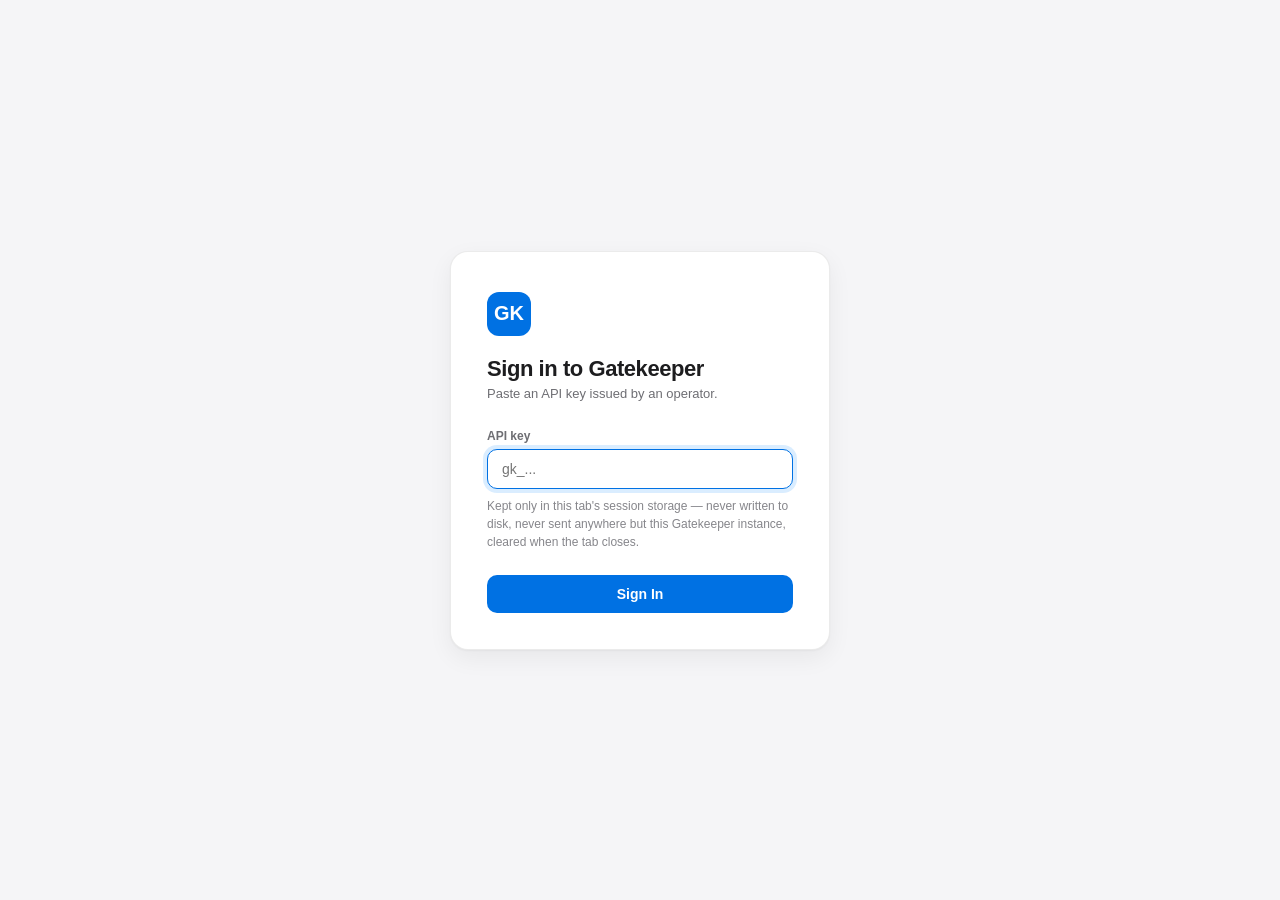
<file: ui/activity/index.html>
<!DOCTYPE html>
<html lang="en">
<head>
<meta charset="UTF-8">
<meta name="viewport" content="width=device-width, initial-scale=1.0">
<title>Gatekeeper — Activity</title>
<link rel="stylesheet" href="/ui/shared/theme.css">
<style>
  body { padding: 0 0 80px; }

  main {
    max-width: 900px;
    margin: 0 auto;
    padding: 40px 24px 0;
  }

  .identity-chip {
    display: flex;
    align-items: center;
    gap: 10px;
    font-size: 13px;
    color: var(--text-secondary);
  }

  .identity-chip b { color: var(--text); font-weight: 600; }

  .toolbar {
    display: flex;
    align-items: center;
    justify-content: space-between;
    margin-bottom: 20px;
    gap: 16px;
    flex-wrap: wrap;
  }

  .toolbar h2 {
    font-size: 28px;
    font-weight: 650;
    letter-spacing: -0.02em;
    margin: 0;
  }

  .filter-row {
    display: flex;
    align-items: center;
    gap: 8px;
    flex-wrap: wrap;
  }

  select {
    font-family: inherit;
    font-size: 13px;
    padding: 8px 12px;
    border-radius: var(--radius-sm);
    border: 1px solid var(--border);
    background: var(--surface-solid);
    color: var(--text);
    outline: none;
  }

  .scan-note {
    font-size: 12px;
    color: var(--text-tertiary);
    background: var(--warn-bg);
    color: var(--warn-text);
    padding: 8px 14px;
    border-radius: var(--radius-sm);
    margin-bottom: 16px;
    display: none;
  }
  .scan-note.visible { display: block; }

  .empty-state {
    text-align: center;
    padding: 96px 24px;
    color: var(--text-tertiary);
  }
  .empty-state .glyph { font-size: 48px; margin-bottom: 16px; opacity: 0.5; }
  .empty-state h3 { font-size: 17px; font-weight: 600; color: var(--text-secondary); margin: 0 0 6px; }

  .event-list { display: flex; flex-direction: column; gap: 8px; }

  .event-row {
    background: var(--surface-solid);
    border: 1px solid var(--border);
    border-radius: var(--radius-sm);
    padding: 14px 18px;
    display: flex;
    align-items: center;
    gap: 14px;
    box-shadow: var(--shadow);
  }

  .event-type-badge {
    flex-shrink: 0;
    font-size: 10px;
    font-weight: 700;
    letter-spacing: 0.03em;
    text-transform: uppercase;
    padding: 4px 9px;
    border-radius: 999px;
    background: rgba(128,128,128,0.12);
    color: var(--text-secondary);
    white-space: nowrap;
  }

  .event-main {
    flex: 1;
    min-width: 0;
    display: flex;
    align-items: baseline;
    gap: 10px;
    flex-wrap: wrap;
  }

  .event-summary {
    font-size: 13.5px;
    font-weight: 500;
    color: var(--text);
  }

  .event-detail {
    font-size: 12px;
    color: var(--text-tertiary);
  }

  .decision-badge {
    flex-shrink: 0;
    font-size: 11px;
    font-weight: 600;
    letter-spacing: 0.02em;
    padding: 3px 9px;
    border-radius: 999px;
    white-space: nowrap;
  }
  .decision-ALLOW { background: var(--low-bg); color: var(--low-text); }
  .decision-BLOCK { background: var(--high-bg); color: var(--high-text); }
  .decision-REVIEW { background: var(--medium-bg); color: var(--medium-text); }
  .decision-RESTRICT { background: var(--medium-bg); color: var(--medium-text); }

  .event-time {
    flex-shrink: 0;
    font-size: 12px;
    color: var(--text-tertiary);
    font-variant-numeric: tabular-nums;
    white-space: nowrap;
  }

  footer {
    text-align: center;
    color: var(--text-tertiary);
    font-size: 12px;
    margin-top: 48px;
  }
</style>
</head>
<body>

<header class="gk-header">
  <div class="gk-brand">
    <h1>Gatekeeper</h1>
    <span class="subtitle">Activity</span>
  </div>
  <nav class="gk-nav" id="navLinks"></nav>
  <div class="identity-chip" id="identityChip"></div>
  <div style="display:flex; gap:8px;">
    <button class="btn-ghost" id="refreshBtn" title="Refresh (⌘R)">Refresh</button>
    <button class="btn-ghost" id="signOutBtn">Sign Out</button>
  </div>
</header>

<main>
  <div class="gk-status-banner" id="banner"></div>

  <div class="toolbar">
    <h2>Recent Activity</h2>
    <div class="filter-row">
      <select id="eventTypeFilter">
        <option value="">All event types</option>
        <option value="input_assessment">Input assessments</option>
        <option value="output_assessment">Output assessments</option>
        <option value="gateway_call">Gateway calls</option>
        <option value="tool_call">Tool calls</option>
      </select>
      <select id="tenantScope" style="display:none;">
        <option value="">My tenant</option>
        <option value="__all__">All tenants</option>
      </select>
    </div>
  </div>

  <div class="scan-note" id="scanNote">
    The scan hit its byte-read cap before finding enough matching events —
    there may be more, further back, than shown here.
  </div>

  <div id="emptyState" class="empty-state" style="display:none;">
    <div class="glyph">—</div>
    <h3>No activity yet</h3>
    <div>Nothing has come through for this tenant so far.</div>
  </div>

  <div class="event-list" id="eventList"></div>

  <footer>Gatekeeper Activity Feed · reads the same audit log every governance decision is written to</footer>
</main>

<script src="/ui/shared/auth.js"></script>
<script>
const API_BASE = window.location.origin;
const banner = document.getElementById('banner');
const scanNote = document.getElementById('scanNote');
const eventList = document.getElementById('eventList');
const emptyState = document.getElementById('emptyState');
const refreshBtn = document.getElementById('refreshBtn');
const signOutBtn = document.getElementById('signOutBtn');
const identityChip = document.getElementById('identityChip');
const navLinks = document.getElementById('navLinks');
const eventTypeFilter = document.getElementById('eventTypeFilter');
const tenantScope = document.getElementById('tenantScope');

let currentIdentity = null;

function showBanner(message, isError) {
  banner.textContent = message;
  banner.className = 'gk-status-banner visible' + (isError ? ' error' : '');
}
function hideBanner() { banner.className = 'gk-status-banner'; }

function escapeHtml(s) {
  const div = document.createElement('div');
  div.textContent = s == null ? '' : String(s);
  return div.innerHTML;
}

function formatTime(iso) {
  try {
    const d = new Date(iso);
    return d.toLocaleString(undefined, { month: 'short', day: 'numeric', hour: '2-digit', minute: '2-digit', second: '2-digit' });
  } catch (e) {
    return iso || '';
  }
}

const EVENT_TYPE_LABELS = {
  input_assessment: 'Input',
  output_assessment: 'Output',
  gateway_call: 'Gateway',
  tool_call: 'Tool',
  legacy: 'Legacy',
};

function summarize(event) {
  switch (event.event_type) {
    case 'tool_call':
      return { summary: event.tool || 'tool call', detail: event.reason || '' };
    case 'gateway_call':
      return { summary: [event.provider, event.model].filter(Boolean).join(' / ') || 'gateway call',
               detail: event.error || (event.latency_ms != null ? event.latency_ms + 'ms' : '') };
    case 'output_assessment':
      return { summary: 'response check', detail: event.source || '' };
    case 'input_assessment':
      return { summary: 'prompt check', detail: event.risk ? ('risk: ' + event.risk) : (event.source || '') };
    default:
      return { summary: event.event_type || 'event', detail: event.role ? ('role: ' + event.role) : '' };
  }
}

function renderEvents(events) {
  if (events.length === 0) {
    emptyState.style.display = 'block';
    eventList.innerHTML = '';
    return;
  }
  emptyState.style.display = 'none';

  eventList.innerHTML = events.map(e => {
    const { summary, detail } = summarize(e);
    const typeLabel = EVENT_TYPE_LABELS[e.event_type] || e.event_type;
    const decision = e.decision;
    const decisionBadge = decision
      ? `<span class="decision-badge decision-${escapeHtml(decision)}">${escapeHtml(decision)}</span>`
      : '';
    return `
      <div class="event-row">
        <span class="event-type-badge">${escapeHtml(typeLabel)}</span>
        <div class="event-main">
          <span class="event-summary">${escapeHtml(summary)}</span>
          ${detail ? `<span class="event-detail">${escapeHtml(detail)}</span>` : ''}
        </div>
        ${decisionBadge}
        <span class="event-time">${escapeHtml(formatTime(e.timestamp))}</span>
      </div>
    `;
  }).join('');
}

async function loadActivity() {
  refreshBtn.disabled = true;
  refreshBtn.textContent = 'Refreshing…';
  try {
    const params = new URLSearchParams();
    params.set('limit', '50');
    if (eventTypeFilter.value) params.set('event_type', eventTypeFilter.value);
    if (currentIdentity && currentIdentity.capability === 'INTERNAL' && tenantScope.value) {
      params.set('tenant', tenantScope.value);
    }

    const res = await fetch(API_BASE + '/api/v1/activity?' + params.toString(), { headers: gkAuthHeaders() });
    if (res.status === 401) {
      gkSignOut();
      return;
    }
    if (!res.ok) {
      showBanner('Request failed: HTTP ' + res.status, true);
      renderEvents([]);
      return;
    }
    const data = await res.json();
    hideBanner();
    scanNote.className = 'scan-note' + (data.scan_truncated ? ' visible' : '');
    renderEvents(data.events || []);
  } catch (e) {
    showBanner('Could not reach the API at ' + API_BASE + ' — ' + e.message, true);
    renderEvents([]);
  } finally {
    refreshBtn.disabled = false;
    refreshBtn.textContent = 'Refresh';
  }
}

refreshBtn.addEventListener('click', loadActivity);
signOutBtn.addEventListener('click', gkSignOut);
eventTypeFilter.addEventListener('change', loadActivity);
tenantScope.addEventListener('change', loadActivity);
document.addEventListener('keydown', (e) => {
  if ((e.metaKey || e.ctrlKey) && e.key === 'r') {
    e.preventDefault();
    loadActivity();
  }
});

(async () => {
  const identity = await gkRequireAuth();
  if (!identity) return; // gkRequireAuth already redirected to login
  currentIdentity = identity;

  navLinks.innerHTML = gkNavLinks(identity, 'activity');
  identityChip.innerHTML = '<b>' + escapeHtml(identity.key_id) + '</b> · ' + escapeHtml(identity.tenant) + ' · ' + escapeHtml(identity.capability);

  if (identity.capability === 'INTERNAL') {
    tenantScope.style.display = '';
  }

  loadActivity();
  setInterval(loadActivity, 15000);
})();
</script>

</body>
</html>
</file>
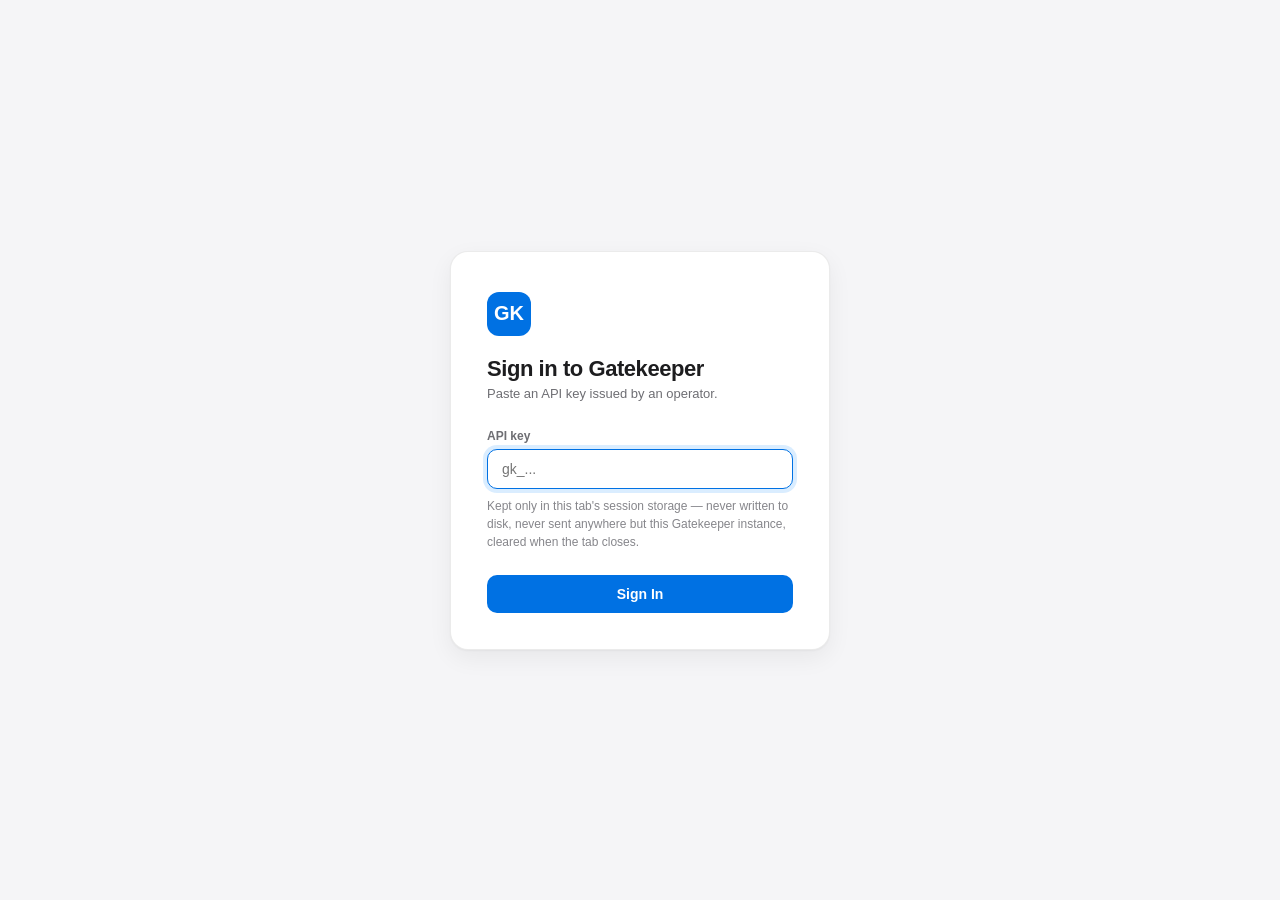
<file: ui/benchmarks/index.html>
<!DOCTYPE html>
<html lang="en">
<head>
<meta charset="UTF-8">
<meta name="viewport" content="width=device-width, initial-scale=1.0">
<title>Gatekeeper — Benchmarks</title>
<link rel="stylesheet" href="/ui/shared/theme.css">
<style>
  body { padding: 0 0 80px; }

  main {
    max-width: 960px;
    margin: 0 auto;
    padding: 40px 24px 0;
  }

  .identity-chip {
    display: flex;
    align-items: center;
    gap: 10px;
    font-size: 13px;
    color: var(--text-secondary);
  }
  .identity-chip b { color: var(--text); font-weight: 600; }

  h2 { font-size: 28px; font-weight: 650; letter-spacing: -0.02em; margin: 0 0 20px; }

  .run-card {
    background: var(--surface-solid);
    border: 1px solid var(--border);
    border-radius: var(--radius);
    padding: 20px 24px;
    box-shadow: var(--shadow);
    margin-bottom: 16px;
  }

  .run-head {
    display: flex;
    align-items: baseline;
    justify-content: space-between;
    gap: 12px;
    margin-bottom: 4px;
    flex-wrap: wrap;
  }
  .run-title { font-size: 16px; font-weight: 650; }
  .run-file { font-size: 11px; color: var(--text-tertiary); font-family: ui-monospace, "SF Mono", Consolas, monospace; }
  .run-sub { font-size: 12.5px; color: var(--text-secondary); margin-bottom: 16px; }

  .cache-compare {
    display: grid;
    grid-template-columns: 1fr 1fr;
    gap: 16px;
  }
  @media (max-width: 640px) { .cache-compare { grid-template-columns: 1fr; } }

  .cache-block {
    background: rgba(128,128,128,0.06);
    border-radius: 10px;
    padding: 14px 16px;
  }
  .cache-block h4 { margin: 0 0 10px; font-size: 12.5px; font-weight: 700; text-transform: uppercase; letter-spacing: 0.02em; color: var(--text-secondary); }

  .metric-grid {
    display: grid;
    grid-template-columns: repeat(2, 1fr);
    gap: 8px 14px;
    font-size: 12.5px;
    margin-bottom: 10px;
  }
  .metric-grid .k { color: var(--text-tertiary); }
  .metric-grid .v { font-weight: 600; font-variant-numeric: tabular-nums; }

  .confusion-row { display: flex; gap: 6px; font-size: 11px; }
  .confusion-cell {
    flex: 1;
    text-align: center;
    padding: 6px 4px;
    border-radius: 6px;
    background: var(--surface-solid);
  }
  .confusion-cell .n { display: block; font-weight: 700; font-size: 13px; }

  .error-card {
    background: var(--high-bg);
    color: var(--high-text);
    border-radius: var(--radius-sm);
    padding: 12px 16px;
    font-size: 13px;
    margin-bottom: 10px;
  }

  .empty-state { text-align: center; padding: 96px 24px; color: var(--text-tertiary); }
  .empty-state .glyph { font-size: 48px; margin-bottom: 16px; opacity: 0.5; }
  .empty-state h3 { font-size: 17px; font-weight: 600; color: var(--text-secondary); margin: 0 0 6px; }

  footer { text-align: center; color: var(--text-tertiary); font-size: 12px; margin-top: 48px; }
</style>
</head>
<body>

<header class="gk-header">
  <div class="gk-brand">
    <h1>Gatekeeper</h1>
    <span class="subtitle">Benchmarks</span>
  </div>
  <nav class="gk-nav" id="navLinks"></nav>
  <div class="identity-chip" id="identityChip"></div>
  <div style="display:flex; gap:8px;">
    <button class="btn-ghost" id="refreshBtn">Refresh</button>
    <button class="btn-ghost" id="signOutBtn">Sign Out</button>
  </div>
</header>

<main>
  <div class="gk-status-banner" id="banner"></div>

  <h2>Benchmark Runs</h2>

  <div id="errorList"></div>
  <div id="emptyState" class="empty-state" style="display:none;">
    <div class="glyph">—</div>
    <h3>No benchmark results found</h3>
    <div>Nothing under this deployment's evidence directory matches <code>benchmark_results_*.json</code>.</div>
  </div>
  <div id="runList"></div>

  <footer>Gatekeeper Benchmarks · the exact reports this project's own benchmark scripts produced</footer>
</main>

<script src="/ui/shared/auth.js"></script>
<script>
const API_BASE = window.location.origin;
const banner = document.getElementById('banner');
const refreshBtn = document.getElementById('refreshBtn');
const signOutBtn = document.getElementById('signOutBtn');
const identityChip = document.getElementById('identityChip');
const navLinks = document.getElementById('navLinks');
const runList = document.getElementById('runList');
const errorList = document.getElementById('errorList');
const emptyState = document.getElementById('emptyState');

function showBanner(message, isError) {
  banner.textContent = message;
  banner.className = 'gk-status-banner visible' + (isError ? ' error' : '');
}
function hideBanner() { banner.className = 'gk-status-banner'; }

function escapeHtml(s) {
  const div = document.createElement('div');
  div.textContent = s == null ? '' : String(s);
  return div.innerHTML;
}

function fmtPct(n) { return n == null ? '—' : (n * 100).toFixed(1) + '%'; }
function fmtMs(n) { return n == null ? '—' : n.toFixed(1) + 'ms'; }

function renderCacheBlock(label, block) {
  if (!block) return `<div class="cache-block"><h4>${escapeHtml(label)}</h4><div style="color:var(--text-tertiary); font-size:12px;">not present</div></div>`;
  const m = block.metrics_operational || {};
  const cm = m.confusion_matrix || {};
  return `
    <div class="cache-block">
      <h4>${escapeHtml(label)}</h4>
      <div class="metric-grid">
        <span class="k">Accuracy</span><span class="v">${fmtPct(m.accuracy)}</span>
        <span class="k">Precision</span><span class="v">${fmtPct(m.precision)}</span>
        <span class="k">Recall</span><span class="v">${fmtPct(m.recall_tpr)}</span>
        <span class="k">F1</span><span class="v">${fmtPct(m.f1)}</span>
        <span class="k">FPR</span><span class="v">${fmtPct(m.fpr)}</span>
        <span class="k">Avg latency</span><span class="v">${fmtMs(block.avg_latency_ms)}</span>
        <span class="k">p95 latency</span><span class="v">${fmtMs(block.p95_latency_ms)}</span>
      </div>
      <div class="confusion-row">
        <div class="confusion-cell"><span class="n">${cm.TP ?? '—'}</span>TP</div>
        <div class="confusion-cell"><span class="n">${cm.FP ?? '—'}</span>FP</div>
        <div class="confusion-cell"><span class="n">${cm.TN ?? '—'}</span>TN</div>
        <div class="confusion-cell"><span class="n">${cm.FN ?? '—'}</span>FN</div>
      </div>
    </div>
  `;
}

function renderRun(run) {
  const dataset = run.dataset || {};
  const config = run.config || {};
  const configBits = Object.entries(config).map(([k, v]) => `${k}=${v}`).join(' · ');
  return `
    <div class="run-card">
      <div class="run-head">
        <span class="run-title">${escapeHtml(dataset.name || 'unnamed dataset')} <span style="color:var(--text-tertiary); font-weight:500;">(n=${dataset.n ?? '?'})</span></span>
        <span class="run-file">${escapeHtml(run._filename)} · ${escapeHtml(new Date(run._mtime).toLocaleDateString())}</span>
      </div>
      <div class="run-sub">${escapeHtml(configBits)}</div>
      <div class="cache-compare">
        ${renderCacheBlock(run.cold ? run.cold.run_name || 'Cold' : 'Cold', run.cold)}
        ${renderCacheBlock(run.warm ? run.warm.run_name || 'Warm' : 'Warm', run.warm)}
      </div>
    </div>
  `;
}

async function loadBenchmarks() {
  refreshBtn.disabled = true;
  refreshBtn.textContent = 'Refreshing…';
  try {
    const res = await fetch(API_BASE + '/api/v1/benchmarks', { headers: gkAuthHeaders() });
    if (res.status === 401) { gkSignOut(); return; }
    if (res.status === 403) {
      showBanner('INTERNAL capability required to view benchmark results.', true);
      return;
    }
    if (!res.ok) {
      showBanner('Request failed: HTTP ' + res.status, true);
      return;
    }
    const data = await res.json();
    hideBanner();

    errorList.innerHTML = (data.errors || []).map(e =>
      `<div class="error-card">Failed to parse <b>${escapeHtml(e.filename)}</b>: ${escapeHtml(e.error)}</div>`
    ).join('');

    if (data.runs.length === 0) {
      emptyState.style.display = 'block';
      runList.innerHTML = '';
      return;
    }
    emptyState.style.display = 'none';
    runList.innerHTML = data.runs.map(renderRun).join('');
  } catch (e) {
    showBanner('Could not reach the API — ' + e.message, true);
  } finally {
    refreshBtn.disabled = false;
    refreshBtn.textContent = 'Refresh';
  }
}

refreshBtn.addEventListener('click', loadBenchmarks);
signOutBtn.addEventListener('click', gkSignOut);

(async () => {
  const identity = await gkRequireAuth();
  if (!identity) return;
  navLinks.innerHTML = gkNavLinks(identity, 'benchmarks');
  identityChip.innerHTML = '<b>' + escapeHtml(identity.key_id) + '</b> · ' + escapeHtml(identity.tenant) + ' · ' + escapeHtml(identity.capability);

  if (identity.capability !== 'INTERNAL') {
    showBanner('This key has ' + identity.capability + ' capability — INTERNAL is required to view benchmarks.', true);
    return;
  }
  loadBenchmarks();
})();
</script>

</body>
</html>
</file>
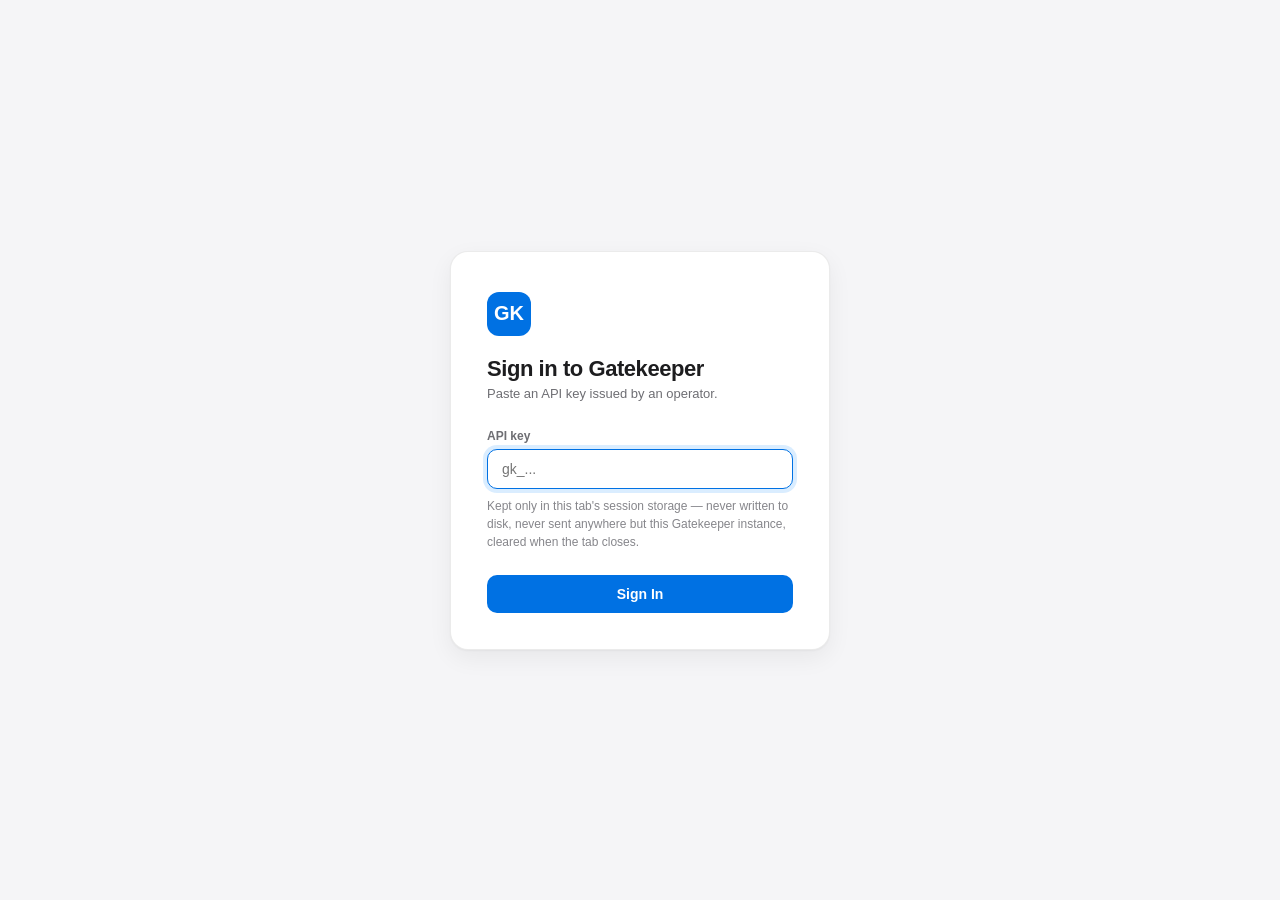
<file: ui/gateways/index.html>
<!DOCTYPE html>
<html lang="en">
<head>
<meta charset="UTF-8">
<meta name="viewport" content="width=device-width, initial-scale=1.0">
<title>Gatekeeper — Gateways</title>
<link rel="stylesheet" href="/ui/shared/theme.css">
<style>
  body { padding: 0 0 80px; }

  main {
    max-width: 960px;
    margin: 0 auto;
    padding: 40px 24px 0;
  }

  .identity-chip {
    display: flex;
    align-items: center;
    gap: 10px;
    font-size: 13px;
    color: var(--text-secondary);
  }
  .identity-chip b { color: var(--text); font-weight: 600; }

  .tabs { display: flex; gap: 4px; margin-bottom: 24px; }
  .tab-btn {
    background: transparent;
    border: 1px solid var(--border);
    color: var(--text-secondary);
    padding: 8px 18px;
    font-size: 14px;
    font-weight: 600;
    border-radius: var(--radius-sm);
  }
  .tab-btn.active { background: var(--surface-solid); color: var(--text); box-shadow: var(--shadow); }

  section.tab-panel { display: none; }
  section.tab-panel.active { display: block; }

  h2 { font-size: 22px; font-weight: 650; letter-spacing: -0.02em; margin: 0 0 4px; }
  .section-sub { font-size: 13px; color: var(--text-secondary); margin: 0 0 16px; }

  .provider-list { display: flex; flex-wrap: wrap; gap: 10px; margin-bottom: 32px; }
  .provider-pill {
    background: var(--surface-solid);
    border: 1px solid var(--border);
    border-radius: 999px;
    padding: 8px 16px;
    font-size: 13px;
    font-weight: 500;
    display: flex;
    align-items: center;
    gap: 8px;
  }
  .provider-pill.default { border-color: var(--accent); }
  .default-tag {
    font-size: 10px;
    font-weight: 700;
    text-transform: uppercase;
    letter-spacing: 0.02em;
    color: var(--accent);
  }

  .tool-card {
    background: var(--surface-solid);
    border: 1px solid var(--border);
    border-radius: var(--radius-sm);
    padding: 16px 18px;
    margin-bottom: 10px;
    box-shadow: var(--shadow);
  }
  .tool-head { display: flex; align-items: center; gap: 10px; margin-bottom: 6px; flex-wrap: wrap; }
  .tool-name { font-family: ui-monospace, "SF Mono", Consolas, monospace; font-weight: 600; font-size: 14px; }
  .risk-badge {
    font-size: 10px; font-weight: 700; letter-spacing: 0.03em; text-transform: uppercase;
    padding: 3px 8px; border-radius: 999px;
  }
  .risk-HIGH { background: var(--high-bg); color: var(--high-text); }
  .risk-MEDIUM { background: var(--medium-bg); color: var(--medium-text); }
  .risk-LOW { background: var(--low-bg); color: var(--low-text); }
  .cap-badge { font-size: 11px; color: var(--text-tertiary); }
  .tool-desc { font-size: 13px; color: var(--text-secondary); margin: 0 0 8px; }
  .tool-schema {
    font-family: ui-monospace, "SF Mono", Consolas, monospace;
    font-size: 11.5px;
    background: rgba(128,128,128,0.08);
    border-radius: 8px;
    padding: 10px 12px;
    white-space: pre-wrap;
    word-break: break-word;
    color: var(--text-secondary);
  }

  .call-row {
    display: flex;
    align-items: center;
    gap: 12px;
    padding: 10px 14px;
    border-bottom: 1px solid var(--border);
    font-size: 13px;
  }
  .call-row:last-child { border-bottom: none; }
  .call-name { font-family: ui-monospace, "SF Mono", Consolas, monospace; font-weight: 500; }
  .call-detail { color: var(--text-tertiary); font-size: 12px; flex: 1; }
  .decision-badge { font-size: 10px; font-weight: 600; padding: 2px 8px; border-radius: 999px; }
  .decision-ALLOW { background: var(--low-bg); color: var(--low-text); }
  .decision-BLOCK { background: var(--high-bg); color: var(--high-text); }
  .decision-REVIEW { background: var(--medium-bg); color: var(--medium-text); }
  .call-time { font-size: 11px; color: var(--text-tertiary); white-space: nowrap; }

  .call-list {
    background: var(--surface-solid);
    border: 1px solid var(--border);
    border-radius: var(--radius-sm);
    box-shadow: var(--shadow);
    overflow: hidden;
  }

  .empty-inline { padding: 24px; text-align: center; color: var(--text-tertiary); font-size: 13px; }

  footer { text-align: center; color: var(--text-tertiary); font-size: 12px; margin-top: 48px; }
</style>
</head>
<body>

<header class="gk-header">
  <div class="gk-brand">
    <h1>Gatekeeper</h1>
    <span class="subtitle">Gateways</span>
  </div>
  <nav class="gk-nav" id="navLinks"></nav>
  <div class="identity-chip" id="identityChip"></div>
  <div style="display:flex; gap:8px;">
    <button class="btn-ghost" id="refreshBtn">Refresh</button>
    <button class="btn-ghost" id="signOutBtn">Sign Out</button>
  </div>
</header>

<main>
  <div class="gk-status-banner" id="banner"></div>

  <div class="tabs">
    <button class="tab-btn active" data-tab="model">Model Gateway</button>
    <button class="tab-btn" data-tab="tool">Tool Gateway</button>
  </div>

  <section class="tab-panel active" id="panel-model">
    <h2>Configured Providers</h2>
    <p class="section-sub">Provider types this deployment can route <code>/api/v1/gateway/chat</code> calls to.</p>
    <div class="provider-list" id="providerList"></div>

    <h2>Recent Gateway Calls</h2>
    <p class="section-sub">Real proxied calls from the audit log, most recent first.</p>
    <div class="call-list" id="gatewayCallList"></div>
  </section>

  <section class="tab-panel" id="panel-tool">
    <h2>Registered Tools</h2>
    <p class="section-sub">The real tool catalogue — contract, risk level, and required capability.</p>
    <div id="toolCatalogue"></div>

    <h2>Recent Tool Calls</h2>
    <p class="section-sub">Real tool-call decisions from the audit log, most recent first.</p>
    <div class="call-list" id="toolCallList"></div>
  </section>

  <footer>Gatekeeper Gateways · configuration and recent activity, both real</footer>
</main>

<script src="/ui/shared/auth.js"></script>
<script>
const API_BASE = window.location.origin;
const banner = document.getElementById('banner');
const refreshBtn = document.getElementById('refreshBtn');
const signOutBtn = document.getElementById('signOutBtn');
const identityChip = document.getElementById('identityChip');
const navLinks = document.getElementById('navLinks');

function showBanner(message, isError) {
  banner.textContent = message;
  banner.className = 'gk-status-banner visible' + (isError ? ' error' : '');
}
function hideBanner() { banner.className = 'gk-status-banner'; }

function escapeHtml(s) {
  const div = document.createElement('div');
  div.textContent = s == null ? '' : String(s);
  return div.innerHTML;
}

function formatTime(iso) {
  try {
    return new Date(iso).toLocaleString(undefined, { month: 'short', day: 'numeric', hour: '2-digit', minute: '2-digit' });
  } catch (e) { return iso || ''; }
}

document.querySelectorAll('.tab-btn').forEach(btn => {
  btn.addEventListener('click', () => {
    document.querySelectorAll('.tab-btn').forEach(b => b.classList.remove('active'));
    document.querySelectorAll('.tab-panel').forEach(p => p.classList.remove('active'));
    btn.classList.add('active');
    document.getElementById('panel-' + btn.dataset.tab).classList.add('active');
  });
});

async function loadProviders() {
  const res = await fetch(API_BASE + '/api/v1/gateway/providers', { headers: gkAuthHeaders() });
  if (res.status === 401) { gkSignOut(); return; }
  if (!res.ok) { showBanner('Failed to load providers: HTTP ' + res.status, true); return; }
  const data = await res.json();
  document.getElementById('providerList').innerHTML = data.providers.map(p => `
    <div class="provider-pill${p === data.default_provider ? ' default' : ''}">
      ${escapeHtml(p)}
      ${p === data.default_provider ? '<span class="default-tag">default</span>' : ''}
    </div>
  `).join('');
}

async function loadTools() {
  const res = await fetch(API_BASE + '/api/v1/tools', { headers: gkAuthHeaders() });
  if (res.status === 401) { gkSignOut(); return; }
  if (!res.ok) { showBanner('Failed to load tools: HTTP ' + res.status, true); return; }
  const data = await res.json();
  const el = document.getElementById('toolCatalogue');
  if (data.tools.length === 0) {
    el.innerHTML = '<div class="empty-inline">No tools registered.</div>';
    return;
  }
  el.innerHTML = data.tools.map(t => `
    <div class="tool-card">
      <div class="tool-head">
        <span class="tool-name">${escapeHtml(t.name)}</span>
        <span class="risk-badge risk-${escapeHtml(t.risk_level)}">${escapeHtml(t.risk_level)}</span>
        <span class="cap-badge">requires ${escapeHtml(t.capability_required)}</span>
      </div>
      <p class="tool-desc">${escapeHtml(t.description)}</p>
      <div class="tool-schema">${escapeHtml(JSON.stringify(t.parameters, null, 2))}</div>
    </div>
  `).join('');
}

function renderCallList(elId, events, kind) {
  const el = document.getElementById(elId);
  if (events.length === 0) {
    el.innerHTML = '<div class="empty-inline">No recent activity.</div>';
    return;
  }
  el.innerHTML = events.map(e => {
    const name = kind === 'tool' ? e.tool : [e.provider, e.model].filter(Boolean).join(' / ');
    const detail = kind === 'tool' ? (e.reason || '') : (e.error || (e.latency_ms != null ? e.latency_ms + 'ms' : ''));
    return `
      <div class="call-row">
        <span class="call-name">${escapeHtml(name || 'unknown')}</span>
        <span class="call-detail">${escapeHtml(detail)}</span>
        <span class="decision-badge decision-${escapeHtml(e.decision)}">${escapeHtml(e.decision)}</span>
        <span class="call-time">${escapeHtml(formatTime(e.timestamp))}</span>
      </div>
    `;
  }).join('');
}

async function loadRecentCalls() {
  const [gatewayRes, toolRes] = await Promise.all([
    fetch(API_BASE + '/api/v1/logs?event_type=gateway_call&limit=25', { headers: gkAuthHeaders() }),
    fetch(API_BASE + '/api/v1/logs?event_type=tool_call&limit=25', { headers: gkAuthHeaders() }),
  ]);
  if (gatewayRes.status === 401 || toolRes.status === 401) { gkSignOut(); return; }
  if (gatewayRes.ok) renderCallList('gatewayCallList', (await gatewayRes.json()).events, 'gateway');
  if (toolRes.ok) renderCallList('toolCallList', (await toolRes.json()).events, 'tool');
}

async function loadAll() {
  refreshBtn.disabled = true;
  refreshBtn.textContent = 'Refreshing…';
  try {
    hideBanner();
    await Promise.all([loadProviders(), loadTools(), loadRecentCalls()]);
  } catch (e) {
    showBanner('Could not reach the API — ' + e.message, true);
  } finally {
    refreshBtn.disabled = false;
    refreshBtn.textContent = 'Refresh';
  }
}

refreshBtn.addEventListener('click', loadAll);
signOutBtn.addEventListener('click', gkSignOut);

(async () => {
  const identity = await gkRequireAuth();
  if (!identity) return;
  navLinks.innerHTML = gkNavLinks(identity, 'gateways');
  identityChip.innerHTML = '<b>' + escapeHtml(identity.key_id) + '</b> · ' + escapeHtml(identity.tenant) + ' · ' + escapeHtml(identity.capability);

  if (identity.capability !== 'INTERNAL') {
    showBanner('This key has ' + identity.capability + ' capability — INTERNAL is required to view gateway configuration.', true);
    return;
  }
  loadAll();
})();
</script>

</body>
</html>
</file>
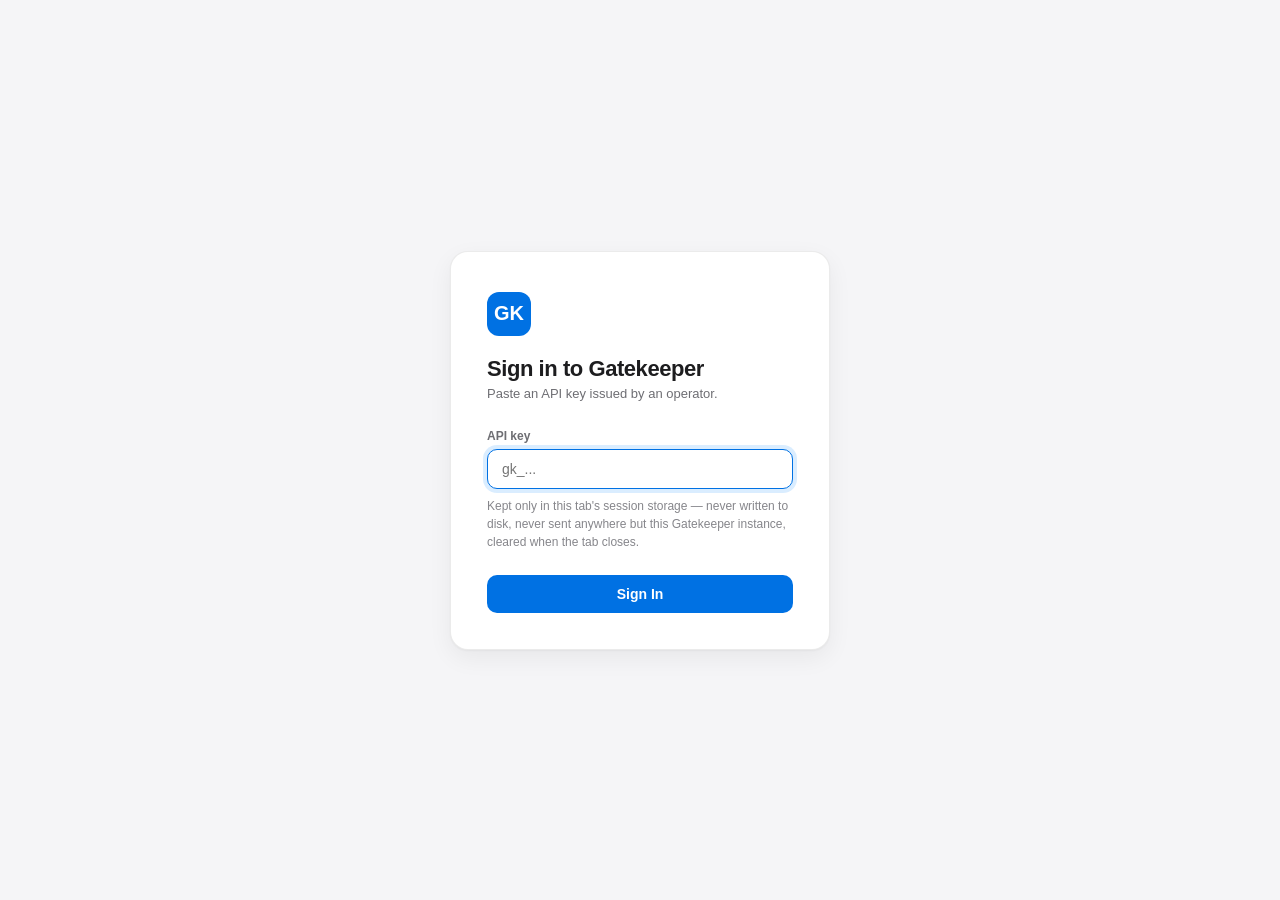
<file: ui/login/index.html>
<!DOCTYPE html>
<html lang="en">
<head>
<meta charset="UTF-8">
<meta name="viewport" content="width=device-width, initial-scale=1.0">
<title>Gatekeeper — Sign In</title>
<link rel="stylesheet" href="/ui/shared/theme.css">
<style>
  body {
    display: flex;
    align-items: center;
    justify-content: center;
    min-height: 100vh;
    padding: 24px;
  }

  .gk-login-card {
    width: 100%;
    max-width: 380px;
    background: var(--surface-solid);
    border: 1px solid var(--border);
    border-radius: var(--radius);
    box-shadow: var(--shadow);
    padding: 40px 36px 36px;
  }

  .gk-mark {
    width: 44px;
    height: 44px;
    border-radius: 12px;
    background: var(--accent);
    display: flex;
    align-items: center;
    justify-content: center;
    color: white;
    font-size: 20px;
    font-weight: 700;
    margin-bottom: 20px;
  }

  .gk-login-card h1 {
    font-size: 22px;
    font-weight: 650;
    letter-spacing: -0.02em;
    margin: 0 0 4px;
  }

  .gk-login-card .gk-subtitle {
    font-size: 13px;
    color: var(--text-secondary);
    margin: 0 0 28px;
  }

  .gk-field { margin-bottom: 8px; }

  .gk-field label {
    display: block;
    font-size: 12px;
    font-weight: 600;
    color: var(--text-secondary);
    margin-bottom: 6px;
  }

  .gk-field input {
    width: 100%;
    padding: 11px 14px;
    font-size: 14px;
  }

  .gk-hint {
    font-size: 12px;
    color: var(--text-tertiary);
    margin: 8px 0 24px;
    line-height: 1.5;
  }

  .gk-login-card button[type="submit"] {
    width: 100%;
    padding: 11px 16px;
    font-size: 14px;
    font-weight: 600;
  }

  .gk-status-banner { margin: 0 0 16px; }

  .gk-identity-preview {
    display: none;
    margin-top: 20px;
    padding: 14px 16px;
    border-radius: var(--radius-sm);
    background: var(--low-bg);
    color: var(--low-text);
    font-size: 13px;
  }
  .gk-identity-preview.visible { display: block; }
  .gk-identity-preview b { font-weight: 600; }
</style>
</head>
<body>

<div class="gk-login-card">
  <div class="gk-mark">GK</div>
  <h1>Sign in to Gatekeeper</h1>
  <p class="gk-subtitle">Paste an API key issued by an operator.</p>

  <div class="gk-status-banner" id="banner"></div>

  <form id="loginForm">
    <div class="gk-field">
      <label for="apiKey">API key</label>
      <input type="password" id="apiKey" placeholder="gk_..." autocomplete="off" autofocus>
    </div>
    <p class="gk-hint">
      Kept only in this tab's session storage — never written to disk,
      never sent anywhere but this Gatekeeper instance, cleared when the
      tab closes.
    </p>
    <button type="submit" class="btn-primary" id="signInBtn">Sign In</button>
  </form>

  <div class="gk-identity-preview" id="identityPreview"></div>
</div>

<script src="/ui/shared/auth.js"></script>
<script>
const form = document.getElementById('loginForm');
const banner = document.getElementById('banner');
const apiKeyInput = document.getElementById('apiKey');
const signInBtn = document.getElementById('signInBtn');
const identityPreview = document.getElementById('identityPreview');

function showBanner(message, isError) {
  banner.textContent = message;
  banner.className = 'gk-status-banner visible' + (isError ? ' error' : '');
}

function nextDestination(identity) {
  const params = new URLSearchParams(window.location.search);
  const requested = params.get('next');
  if (requested) {
    try {
      const destination = new URL(requested, window.location.origin);
      if (destination.origin === window.location.origin && destination.pathname.startsWith('/ui/')) {
        return destination.pathname + destination.search + destination.hash;
      }
    } catch (_) { /* Use the default destination for malformed URLs. */ }
  }
  // No explicit destination: the activity feed is every capability's home
  // page (it's scoped to the caller's own tenant regardless of
  // capability); INTERNAL callers can navigate to the review queue from
  // there via the nav link.
  return '/ui/activity/index.html';
}

// Already holding a verified session? Skip straight past login.
(async () => {
  if (gkGetKey()) {
    const identity = await gkRequireAuth();
    if (identity) {
      const dest = nextDestination(identity);
      if (dest) window.location.replace(dest);
    }
  }
})();

form.addEventListener('submit', async (e) => {
  e.preventDefault();
  const key = apiKeyInput.value.trim();
  if (!key) {
    showBanner('Enter an API key.', true);
    return;
  }

  signInBtn.disabled = true;
  signInBtn.innerHTML = '<span class="gk-spinner"></span>Verifying…';
  identityPreview.className = 'gk-identity-preview';

  try {
    const res = await fetch(window.location.origin + '/api/v1/whoami', {
      headers: { 'Authorization': 'Bearer ' + key },
    });
    if (res.status === 401) {
      showBanner('That key was not recognised. Check it and try again.', true);
      return;
    }
    if (!res.ok) {
      showBanner('Sign-in failed: HTTP ' + res.status, true);
      return;
    }
    const identity = await res.json();
    gkSetSession(key, identity);

    identityPreview.textContent =
      'Signed in as ' + identity.key_id + ' — ' +
      identity.capability + ' capability, tenant ' + identity.tenant + '.';
    identityPreview.className = 'gk-identity-preview visible';
    banner.className = 'gk-status-banner';

    setTimeout(() => window.location.replace(nextDestination(identity)), 600);
  } catch (e) {
    showBanner('Could not reach the API — ' + e.message, true);
  } finally {
    signInBtn.disabled = false;
    signInBtn.textContent = 'Sign In';
  }
});
</script>

</body>
</html>
</file>
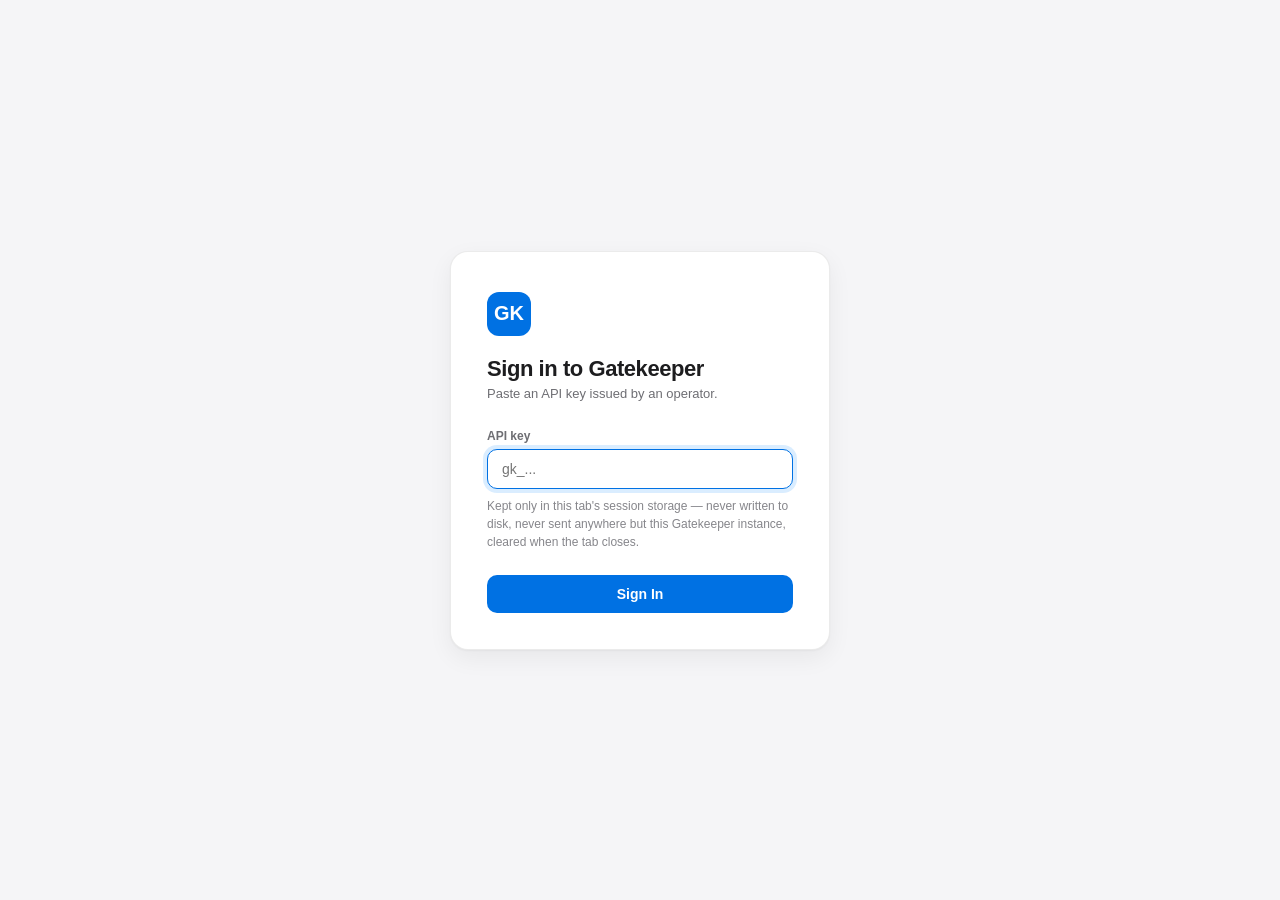
<file: ui/logs/index.html>
<!DOCTYPE html>
<html lang="en">
<head>
<meta charset="UTF-8">
<meta name="viewport" content="width=device-width, initial-scale=1.0">
<title>Gatekeeper — Logs</title>
<link rel="stylesheet" href="/ui/shared/theme.css">
<style>
  body { padding: 0 0 80px; }

  main {
    max-width: 1000px;
    margin: 0 auto;
    padding: 40px 24px 0;
  }

  .identity-chip {
    display: flex;
    align-items: center;
    gap: 10px;
    font-size: 13px;
    color: var(--text-secondary);
  }
  .identity-chip b { color: var(--text); font-weight: 600; }

  .toolbar {
    display: flex;
    align-items: center;
    justify-content: space-between;
    margin-bottom: 20px;
    gap: 16px;
    flex-wrap: wrap;
  }
  .toolbar h2 { font-size: 28px; font-weight: 650; letter-spacing: -0.02em; margin: 0; }

  .filter-row { display: flex; align-items: center; gap: 8px; flex-wrap: wrap; }

  select, input[type="text"] {
    font-family: inherit;
    font-size: 13px;
    padding: 8px 12px;
    border-radius: var(--radius-sm);
    border: 1px solid var(--border);
    background: var(--surface-solid);
    color: var(--text);
    outline: none;
  }

  .log-line {
    font-family: ui-monospace, "SF Mono", Consolas, monospace;
    font-size: 12px;
    background: var(--surface-solid);
    border: 1px solid var(--border);
    border-radius: 8px;
    padding: 10px 14px;
    margin-bottom: 4px;
    white-space: pre-wrap;
    word-break: break-word;
    overflow-x: auto;
  }

  .log-line .lk { color: var(--text-tertiary); }

  .empty-inline { padding: 48px; text-align: center; color: var(--text-tertiary); font-size: 13px; }

  .scan-note {
    font-size: 12px;
    background: var(--warn-bg);
    color: var(--warn-text);
    padding: 8px 14px;
    border-radius: var(--radius-sm);
    margin-bottom: 16px;
    display: none;
  }
  .scan-note.visible { display: block; }

  footer { text-align: center; color: var(--text-tertiary); font-size: 12px; margin-top: 48px; }
</style>
</head>
<body>

<header class="gk-header">
  <div class="gk-brand">
    <h1>Gatekeeper</h1>
    <span class="subtitle">Logs</span>
  </div>
  <nav class="gk-nav" id="navLinks"></nav>
  <div class="identity-chip" id="identityChip"></div>
  <div style="display:flex; gap:8px;">
    <button class="btn-ghost" id="refreshBtn" title="Refresh (⌘R)">Refresh</button>
    <button class="btn-ghost" id="signOutBtn">Sign Out</button>
  </div>
</header>

<main>
  <div class="gk-status-banner" id="banner"></div>

  <div class="toolbar">
    <h2>Raw Audit Log</h2>
    <div class="filter-row">
      <input type="text" id="tenantFilter" placeholder="tenant (blank = all)" style="width:160px;">
      <select id="eventTypeFilter">
        <option value="">All event types</option>
        <option value="input_assessment">Input assessments</option>
        <option value="output_assessment">Output assessments</option>
        <option value="gateway_call">Gateway calls</option>
        <option value="tool_call">Tool calls</option>
        <option value="legacy">Legacy</option>
      </select>
      <select id="limitSelect">
        <option value="50">50</option>
        <option value="100" selected>100</option>
        <option value="200">200</option>
      </select>
    </div>
  </div>

  <div class="scan-note" id="scanNote">
    The scan hit its byte-read cap before finding enough matching lines —
    there may be more, further back, than shown here.
  </div>

  <div id="logList"></div>

  <footer>Gatekeeper Logs · cross-tenant raw audit lines, unfiltered by presentation logic</footer>
</main>

<script src="/ui/shared/auth.js"></script>
<script>
const API_BASE = window.location.origin;
const banner = document.getElementById('banner');
const scanNote = document.getElementById('scanNote');
const logList = document.getElementById('logList');
const refreshBtn = document.getElementById('refreshBtn');
const signOutBtn = document.getElementById('signOutBtn');
const identityChip = document.getElementById('identityChip');
const navLinks = document.getElementById('navLinks');
const tenantFilter = document.getElementById('tenantFilter');
const eventTypeFilter = document.getElementById('eventTypeFilter');
const limitSelect = document.getElementById('limitSelect');

function showBanner(message, isError) {
  banner.textContent = message;
  banner.className = 'gk-status-banner visible' + (isError ? ' error' : '');
}
function hideBanner() { banner.className = 'gk-status-banner'; }

function escapeHtml(s) {
  const div = document.createElement('div');
  div.textContent = s == null ? '' : String(s);
  return div.innerHTML;
}

async function loadLogs() {
  refreshBtn.disabled = true;
  refreshBtn.textContent = 'Refreshing…';
  try {
    const params = new URLSearchParams();
    params.set('limit', limitSelect.value);
    if (eventTypeFilter.value) params.set('event_type', eventTypeFilter.value);
    if (tenantFilter.value.trim()) params.set('tenant', tenantFilter.value.trim());

    const res = await fetch(API_BASE + '/api/v1/logs?' + params.toString(), { headers: gkAuthHeaders() });
    if (res.status === 401) { gkSignOut(); return; }
    if (res.status === 403) {
      showBanner('INTERNAL capability required to view raw logs.', true);
      logList.innerHTML = '';
      return;
    }
    if (!res.ok) {
      showBanner('Request failed: HTTP ' + res.status, true);
      return;
    }
    const data = await res.json();
    hideBanner();
    scanNote.className = 'scan-note' + (data.scan_truncated ? ' visible' : '');
    if (data.events.length === 0) {
      logList.innerHTML = '<div class="empty-inline">No matching log lines.</div>';
      return;
    }
    logList.innerHTML = data.events.map(e => `<div class="log-line">${escapeHtml(JSON.stringify(e))}</div>`).join('');
  } catch (e) {
    showBanner('Could not reach the API — ' + e.message, true);
  } finally {
    refreshBtn.disabled = false;
    refreshBtn.textContent = 'Refresh';
  }
}

refreshBtn.addEventListener('click', loadLogs);
signOutBtn.addEventListener('click', gkSignOut);
eventTypeFilter.addEventListener('change', loadLogs);
limitSelect.addEventListener('change', loadLogs);
tenantFilter.addEventListener('keydown', (e) => { if (e.key === 'Enter') loadLogs(); });
document.addEventListener('keydown', (e) => {
  if ((e.metaKey || e.ctrlKey) && e.key === 'r') { e.preventDefault(); loadLogs(); }
});

(async () => {
  const identity = await gkRequireAuth();
  if (!identity) return;
  navLinks.innerHTML = gkNavLinks(identity, 'logs');
  identityChip.innerHTML = '<b>' + escapeHtml(identity.key_id) + '</b> · ' + escapeHtml(identity.tenant) + ' · ' + escapeHtml(identity.capability);

  if (identity.capability !== 'INTERNAL') {
    showBanner('This key has ' + identity.capability + ' capability — INTERNAL is required to view raw logs.', true);
    return;
  }
  loadLogs();
})();
</script>

</body>
</html>
</file>
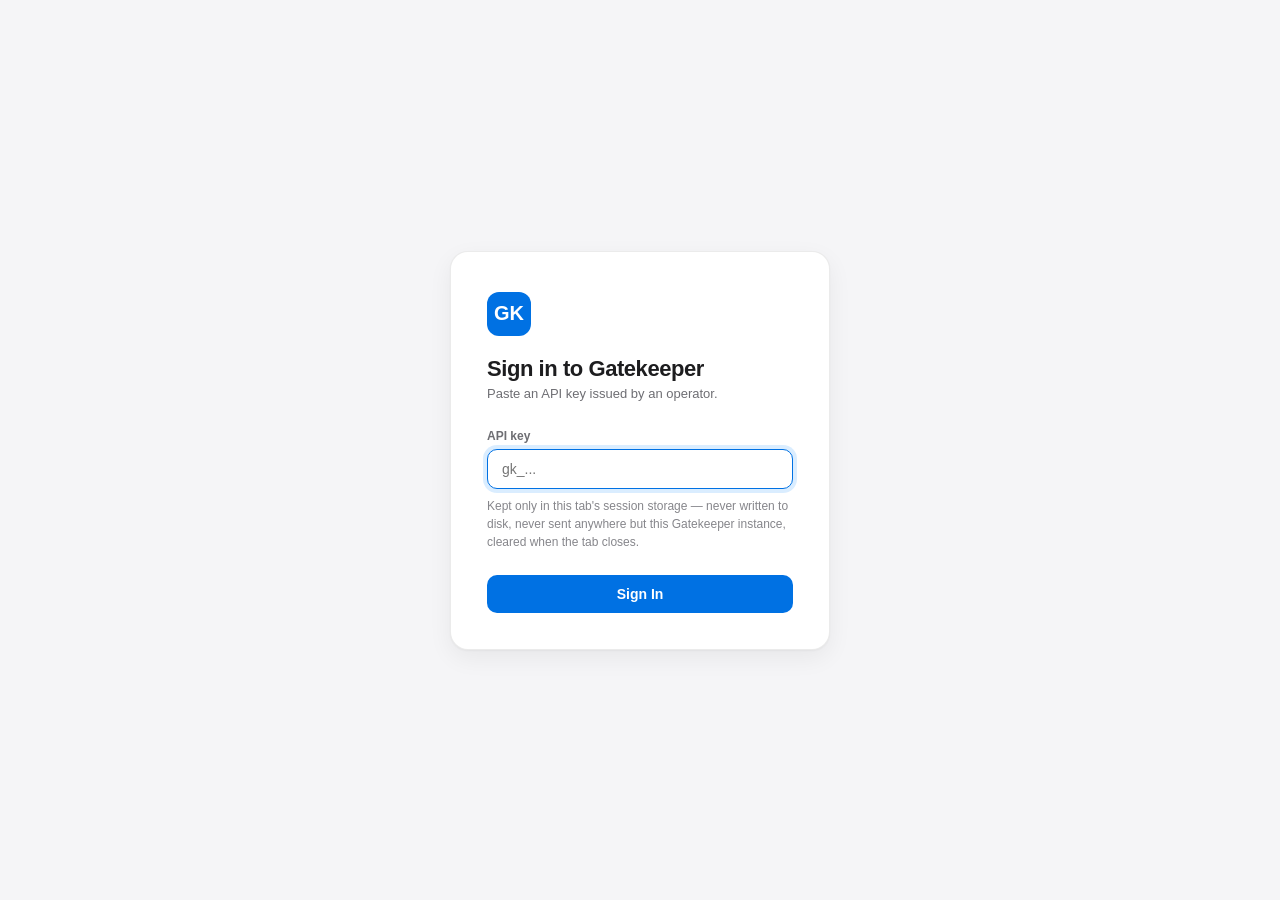
<file: ui/policy/index.html>
<!DOCTYPE html>
<html lang="en">
<head>
<meta charset="UTF-8">
<meta name="viewport" content="width=device-width, initial-scale=1.0">
<title>Gatekeeper — Policy</title>
<link rel="stylesheet" href="/ui/shared/theme.css">
<style>
  body { padding: 0 0 80px; }

  main {
    max-width: 1000px;
    margin: 0 auto;
    padding: 40px 24px 0;
  }

  .identity-chip {
    display: flex;
    align-items: center;
    gap: 10px;
    font-size: 13px;
    color: var(--text-secondary);
  }
  .identity-chip b { color: var(--text); font-weight: 600; }

  h2 { font-size: 28px; font-weight: 650; letter-spacing: -0.02em; margin: 0 0 6px; }
  .path-sub { font-size: 12.5px; color: var(--text-tertiary); font-family: ui-monospace, "SF Mono", Consolas, monospace; margin-bottom: 24px; }

  .layout {
    display: grid;
    grid-template-columns: 1fr 260px;
    gap: 24px;
    align-items: start;
  }
  @media (max-width: 800px) { .layout { grid-template-columns: 1fr; } }

  textarea {
    width: 100%;
    min-height: 420px;
    font-family: ui-monospace, "SF Mono", Consolas, monospace;
    font-size: 13px;
    line-height: 1.5;
    padding: 16px;
    border-radius: var(--radius-sm);
    border: 1px solid var(--border);
    background: var(--surface-solid);
    color: var(--text);
    resize: vertical;
    outline: none;
  }
  textarea:focus { border-color: var(--accent); box-shadow: 0 0 0 4px rgba(10,132,255,0.15); }
  textarea.invalid { border-color: var(--danger); }

  .action-row { display: flex; gap: 8px; margin-top: 12px; }

  .validation-result {
    margin-top: 12px;
    padding: 12px 16px;
    border-radius: var(--radius-sm);
    font-size: 12.5px;
    display: none;
  }
  .validation-result.visible { display: block; }
  .validation-result.ok { background: var(--low-bg); color: var(--low-text); }
  .validation-result.bad { background: var(--high-bg); color: var(--high-text); }
  .validation-result ul { margin: 6px 0 0; padding-left: 18px; }

  .sidebar h3 { font-size: 13px; font-weight: 700; text-transform: uppercase; letter-spacing: 0.02em; color: var(--text-secondary); margin: 0 0 10px; }

  .version-list {
    background: var(--surface-solid);
    border: 1px solid var(--border);
    border-radius: var(--radius-sm);
    box-shadow: var(--shadow);
    overflow: hidden;
    margin-bottom: 20px;
  }
  .version-row {
    display: flex;
    align-items: center;
    gap: 8px;
    padding: 10px 12px;
    border-bottom: 1px solid var(--border);
    font-size: 11.5px;
  }
  .version-row:last-child { border-bottom: none; }
  .version-name { font-family: ui-monospace, "SF Mono", Consolas, monospace; flex: 1; word-break: break-all; }
  .version-row button { font-size: 11px; padding: 4px 10px; flex-shrink: 0; }
  .empty-inline { padding: 16px; text-align: center; color: var(--text-tertiary); font-size: 12px; }

  footer { text-align: center; color: var(--text-tertiary); font-size: 12px; margin-top: 48px; }
</style>
</head>
<body>

<header class="gk-header">
  <div class="gk-brand">
    <h1>Gatekeeper</h1>
    <span class="subtitle">Policy</span>
  </div>
  <nav class="gk-nav" id="navLinks"></nav>
  <div class="identity-chip" id="identityChip"></div>
  <div style="display:flex; gap:8px;">
    <button class="btn-ghost" id="refreshBtn">Refresh</button>
    <button class="btn-ghost" id="signOutBtn">Sign Out</button>
  </div>
</header>

<main>
  <div class="gk-status-banner" id="banner"></div>

  <h2>Policy Editor</h2>
  <div class="path-sub" id="pathSub"></div>

  <div class="layout">
    <div>
      <textarea id="policyText" spellcheck="false"></textarea>
      <div class="validation-result" id="validationResult"></div>
      <div class="action-row">
        <button class="btn-ghost" id="validateBtn">Validate</button>
        <button class="btn-primary" id="deployBtn">Deploy</button>
        <button class="btn-ghost" id="revertBtn">Revert edits</button>
      </div>
    </div>

    <div class="sidebar">
      <h3>Snapshot History</h3>
      <div class="version-list" id="versionList"></div>
      <p style="font-size:11.5px; color:var(--text-tertiary); line-height:1.5;">
        Every deploy snapshots the outgoing policy first. Rolling back
        snapshots the current one too, so a rollback is itself undoable.
      </p>
    </div>
  </div>

  <footer>Gatekeeper Policy Editor · validates before it ever writes, snapshots before it ever overwrites</footer>
</main>

<script src="/ui/shared/auth.js"></script>
<script>
const API_BASE = window.location.origin;
const banner = document.getElementById('banner');
const refreshBtn = document.getElementById('refreshBtn');
const signOutBtn = document.getElementById('signOutBtn');
const identityChip = document.getElementById('identityChip');
const navLinks = document.getElementById('navLinks');
const policyText = document.getElementById('policyText');
const pathSub = document.getElementById('pathSub');
const validationResult = document.getElementById('validationResult');
const validateBtn = document.getElementById('validateBtn');
const deployBtn = document.getElementById('deployBtn');
const revertBtn = document.getElementById('revertBtn');
const versionList = document.getElementById('versionList');

let liveText = '';

function showBanner(message, isError) {
  banner.textContent = message;
  banner.className = 'gk-status-banner visible' + (isError ? ' error' : '');
}
function hideBanner() { banner.className = 'gk-status-banner'; }

function escapeHtml(s) {
  const div = document.createElement('div');
  div.textContent = s == null ? '' : String(s);
  return div.innerHTML;
}

function renderVersions(versions) {
  if (!versions || versions.length === 0) {
    versionList.innerHTML = '<div class="empty-inline">No snapshots yet.</div>';
    return;
  }
  versionList.innerHTML = versions.map(v => `
    <div class="version-row">
      <span class="version-name">${escapeHtml(v)}</span>
      <button class="btn-ghost" onclick="rollbackTo('${escapeHtml(v)}')">Rollback</button>
    </div>
  `).join('');
}

async function loadPolicy() {
  refreshBtn.disabled = true;
  refreshBtn.textContent = 'Refreshing…';
  try {
    const res = await fetch(API_BASE + '/api/v1/policy', { headers: gkAuthHeaders() });
    if (res.status === 401) { gkSignOut(); return; }
    if (res.status === 403) {
      showBanner('INTERNAL capability required to view the policy editor.', true);
      return;
    }
    if (!res.ok) {
      showBanner('Request failed: HTTP ' + res.status, true);
      return;
    }
    const data = await res.json();
    hideBanner();
    pathSub.textContent = data.path + (data.raw_text == null ? ' (no live policy file yet)' : '');
    liveText = data.raw_text != null ? data.raw_text : JSON.stringify(data.content, null, 2);
    policyText.value = liveText;
    policyText.classList.remove('invalid');
    validationResult.className = 'validation-result';
    renderVersions(data.versions);
  } catch (e) {
    showBanner('Could not reach the API — ' + e.message, true);
  } finally {
    refreshBtn.disabled = false;
    refreshBtn.textContent = 'Refresh';
  }
}

async function validatePolicy(showResult) {
  const res = await fetch(API_BASE + '/api/v1/policy/validate', {
    method: 'POST',
    headers: Object.assign({ 'Content-Type': 'application/json' }, gkAuthHeaders()),
    body: JSON.stringify({ content: policyText.value }),
  });
  if (res.status === 401) { gkSignOut(); return null; }
  if (!res.ok) {
    showBanner('Validate request failed: HTTP ' + res.status, true);
    return null;
  }
  const result = await res.json();
  if (showResult) {
    policyText.classList.toggle('invalid', !result.valid);
    if (result.valid) {
      validationResult.className = 'validation-result visible ok';
      validationResult.textContent = 'Valid — safe to deploy.';
    } else {
      validationResult.className = 'validation-result visible bad';
      validationResult.innerHTML = 'Invalid:<ul>' + result.errors.map(e => `<li>${escapeHtml(e)}</li>`).join('') + '</ul>';
    }
  }
  return result;
}

async function deployPolicy() {
  const result = await validatePolicy(true);
  if (!result || !result.valid) {
    showBanner('Refusing to deploy: fix the validation errors first.', true);
    return;
  }
  deployBtn.disabled = true;
  deployBtn.innerHTML = '<span class="gk-spinner"></span>Deploying…';
  try {
    const res = await fetch(API_BASE + '/api/v1/policy/deploy', {
      method: 'POST',
      headers: Object.assign({ 'Content-Type': 'application/json' }, gkAuthHeaders()),
      body: JSON.stringify({ content: policyText.value }),
    });
    if (res.status === 401) { gkSignOut(); return; }
    if (!res.ok) {
      const body = await res.json().catch(() => ({}));
      showBanner('Deploy failed: ' + JSON.stringify(body.detail || res.status), true);
      return;
    }
    const body = await res.json();
    showBanner('Deployed. Previous snapshot: ' + (body.previous_version || '(none — first deploy)'), false);
    await loadPolicy();
  } catch (e) {
    showBanner('Could not reach the API — ' + e.message, true);
  } finally {
    deployBtn.disabled = false;
    deployBtn.textContent = 'Deploy';
  }
}

async function rollbackTo(version) {
  if (!confirm('Roll back the live policy to ' + version + '? The current live policy will be snapshotted first.')) return;
  try {
    const res = await fetch(API_BASE + '/api/v1/policy/rollback', {
      method: 'POST',
      headers: Object.assign({ 'Content-Type': 'application/json' }, gkAuthHeaders()),
      body: JSON.stringify({ version }),
    });
    if (res.status === 401) { gkSignOut(); return; }
    if (!res.ok) {
      const body = await res.json().catch(() => ({}));
      showBanner('Rollback failed: ' + (body.detail || res.status), true);
      return;
    }
    showBanner('Rolled back to ' + version + '.', false);
    await loadPolicy();
  } catch (e) {
    showBanner('Could not reach the API — ' + e.message, true);
  }
}

refreshBtn.addEventListener('click', loadPolicy);
signOutBtn.addEventListener('click', gkSignOut);
validateBtn.addEventListener('click', () => validatePolicy(true));
deployBtn.addEventListener('click', deployPolicy);
revertBtn.addEventListener('click', () => {
  policyText.value = liveText;
  policyText.classList.remove('invalid');
  validationResult.className = 'validation-result';
});

(async () => {
  const identity = await gkRequireAuth();
  if (!identity) return;
  navLinks.innerHTML = gkNavLinks(identity, 'policy');
  identityChip.innerHTML = '<b>' + escapeHtml(identity.key_id) + '</b> · ' + escapeHtml(identity.tenant) + ' · ' + escapeHtml(identity.capability);

  if (identity.capability !== 'INTERNAL') {
    showBanner('This key has ' + identity.capability + ' capability — INTERNAL is required to edit policy.', true);
    return;
  }
  loadPolicy();
})();
</script>

</body>
</html>
</file>
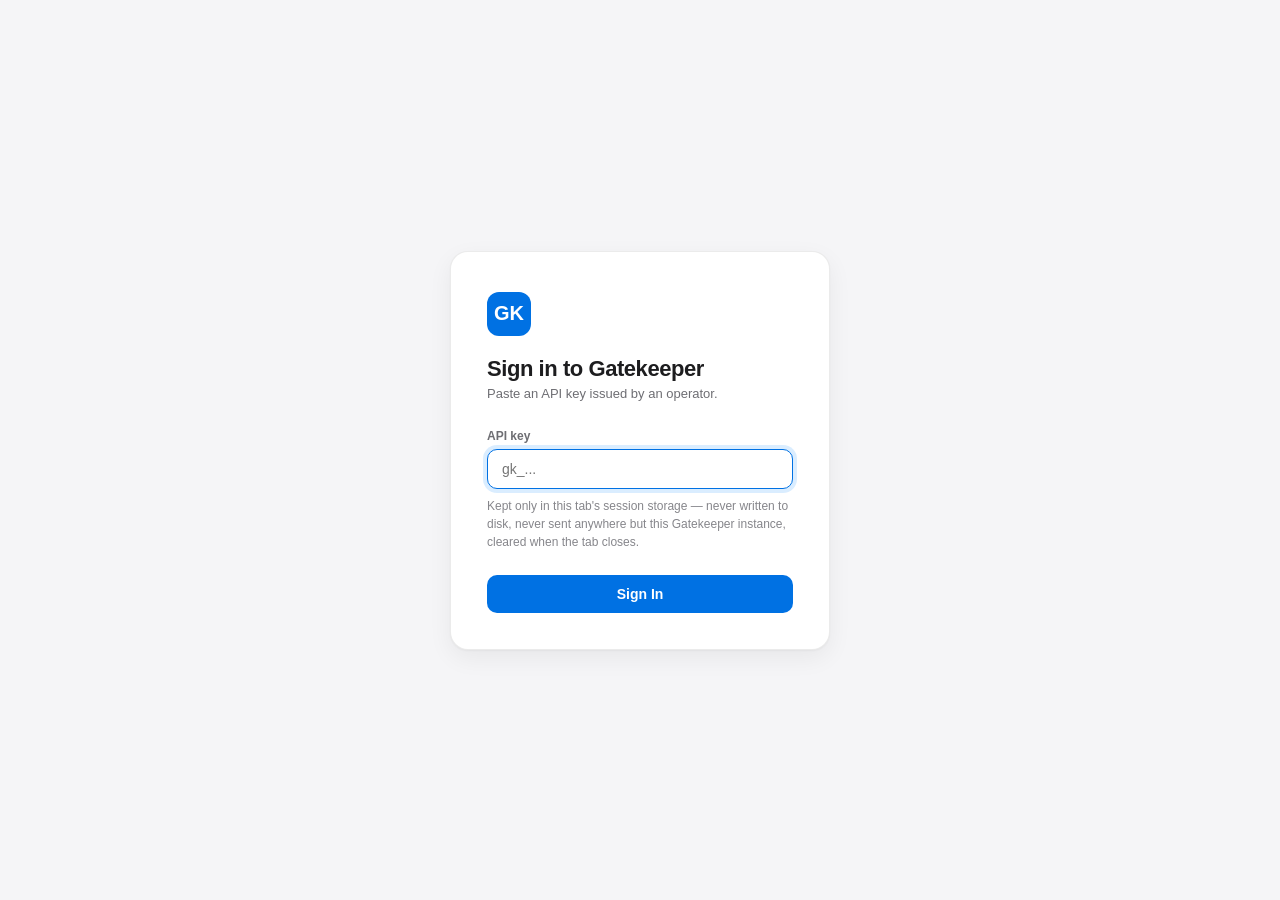
<file: ui/review/index.html>
<!DOCTYPE html>
<html lang="en">
<head>
<meta charset="UTF-8">
<meta name="viewport" content="width=device-width, initial-scale=1.0">
<title>Gatekeeper — Review</title>
<link rel="stylesheet" href="/ui/shared/theme.css">
<style>
  body { padding: 0 0 80px; }

  main {
    max-width: 860px;
    margin: 0 auto;
    padding: 40px 24px 0;
  }

  .identity-chip {
    display: flex;
    align-items: center;
    gap: 10px;
    font-size: 13px;
    color: var(--text-secondary);
  }

  .identity-chip b { color: var(--text); font-weight: 600; }

  .toolbar {
    display: flex;
    align-items: center;
    justify-content: space-between;
    margin-bottom: 20px;
  }

  .toolbar h2 {
    font-size: 28px;
    font-weight: 650;
    letter-spacing: -0.02em;
    margin: 0;
  }

  .count-pill {
    font-size: 13px;
    color: var(--text-secondary);
    background: var(--surface-solid);
    border: 1px solid var(--border);
    padding: 4px 12px;
    border-radius: 999px;
  }

  .empty-state {
    text-align: center;
    padding: 96px 24px;
    color: var(--text-tertiary);
  }

  .empty-state .glyph { font-size: 48px; margin-bottom: 16px; opacity: 0.5; }
  .empty-state h3 { font-size: 17px; font-weight: 600; color: var(--text-secondary); margin: 0 0 6px; }

  .card-list { display: flex; flex-direction: column; gap: 12px; }

  .card {
    background: var(--surface-solid);
    border: 1px solid var(--border);
    border-radius: var(--radius);
    padding: 20px 22px;
    box-shadow: var(--shadow);
    transition: box-shadow 0.2s ease, transform 0.2s ease, opacity 0.3s ease;
  }

  .card:hover { box-shadow: var(--shadow-hover); }
  .card.resolving { opacity: 0.4; pointer-events: none; transform: scale(0.99); }

  .card-top {
    display: flex;
    align-items: flex-start;
    justify-content: space-between;
    gap: 16px;
    margin-bottom: 10px;
  }

  .card-reason { font-size: 15px; font-weight: 500; line-height: 1.4; margin: 0; flex: 1; }

  .risk-badge {
    flex-shrink: 0;
    font-size: 11px;
    font-weight: 600;
    letter-spacing: 0.02em;
    text-transform: uppercase;
    padding: 4px 10px;
    border-radius: 999px;
    white-space: nowrap;
  }

  .risk-HIGH { background: var(--high-bg); color: var(--high-text); }
  .risk-MEDIUM { background: var(--medium-bg); color: var(--medium-text); }
  .risk-LOW { background: var(--low-bg); color: var(--low-text); }

  .card-meta {
    display: flex;
    flex-wrap: wrap;
    gap: 6px 18px;
    font-size: 12px;
    color: var(--text-tertiary);
    margin-bottom: 16px;
    font-variant-numeric: tabular-nums;
  }

  .card-meta span b { color: var(--text-secondary); font-weight: 500; }

  .card-actions { display: flex; gap: 8px; }
  .card-actions button { flex: 1; }

  footer {
    text-align: center;
    color: var(--text-tertiary);
    font-size: 12px;
    margin-top: 48px;
  }
</style>
</head>
<body>

<header class="gk-header">
  <div class="gk-brand">
    <h1>Gatekeeper</h1>
    <span class="subtitle">Human Review</span>
  </div>
  <nav class="gk-nav" id="navLinks"></nav>
  <div class="identity-chip" id="identityChip"></div>
  <div style="display:flex; gap:8px;">
    <button class="btn-ghost" id="refreshBtn" title="Refresh (⌘R)">Refresh</button>
    <button class="btn-ghost" id="signOutBtn">Sign Out</button>
  </div>
</header>

<main>
  <div class="gk-status-banner" id="banner"></div>

  <div class="toolbar">
    <h2>Pending</h2>
    <span class="count-pill" id="countPill">—</span>
  </div>

  <div id="emptyState" class="empty-state" style="display:none;">
    <div class="glyph">✓</div>
    <h3>All clear</h3>
    <div>No pending reviews right now.</div>
  </div>

  <div class="card-list" id="cardList"></div>

  <footer>Gatekeeper Review Dashboard · talks to the same API every enforcement decision goes through</footer>
</main>

<script src="/ui/shared/auth.js"></script>
<script>
const API_BASE = window.location.origin;
const banner = document.getElementById('banner');
const cardList = document.getElementById('cardList');
const emptyState = document.getElementById('emptyState');
const countPill = document.getElementById('countPill');
const refreshBtn = document.getElementById('refreshBtn');
const signOutBtn = document.getElementById('signOutBtn');
const identityChip = document.getElementById('identityChip');
const navLinks = document.getElementById('navLinks');

function showBanner(message, isError) {
  banner.textContent = message;
  banner.className = 'gk-status-banner visible' + (isError ? ' error' : '');
}
function hideBanner() {
  banner.className = 'gk-status-banner';
}

function escapeHtml(s) {
  const div = document.createElement('div');
  div.textContent = s == null ? '' : String(s);
  return div.innerHTML;
}

function formatTime(iso) {
  try {
    const d = new Date(iso);
    return d.toLocaleString(undefined, { month: 'short', day: 'numeric', hour: '2-digit', minute: '2-digit' });
  } catch (e) {
    return iso;
  }
}

function renderReviews(reviews) {
  countPill.textContent = reviews.length + (reviews.length === 1 ? ' review' : ' reviews');

  if (reviews.length === 0) {
    emptyState.style.display = 'block';
    cardList.innerHTML = '';
    return;
  }
  emptyState.style.display = 'none';

  cardList.innerHTML = reviews.map(r => `
    <div class="card" id="card-${r.review_id}">
      <div class="card-top">
        <p class="card-reason">${escapeHtml(r.reason)}</p>
        <span class="risk-badge risk-${escapeHtml(r.risk)}">${escapeHtml(r.risk)}</span>
      </div>
      <div class="card-meta">
        <span><b>tenant</b> ${escapeHtml(r.tenant)}</span>
        <span><b>capability</b> ${escapeHtml(r.capability)}</span>
        <span><b>id</b> ${escapeHtml(r.review_id.slice(0, 12))}…</span>
        <span>${escapeHtml(formatTime(r.created_at))}</span>
      </div>
      <div class="card-actions">
        <button class="btn-approve" onclick="resolveReview('${r.review_id}', 'APPROVED', this)">Approve</button>
        <button class="btn-reject" onclick="resolveReview('${r.review_id}', 'REJECTED', this)">Reject</button>
      </div>
    </div>
  `).join('');
}

async function loadReviews() {
  refreshBtn.disabled = true;
  refreshBtn.textContent = 'Refreshing…';
  try {
    const res = await fetch(API_BASE + '/api/v1/review', { headers: gkAuthHeaders() });
    if (res.status === 401) {
      gkSignOut();
      return;
    }
    if (res.status === 403) {
      showBanner('This key does not have INTERNAL capability — no dashboard to show.', true);
      renderReviews([]);
      return;
    }
    if (!res.ok) {
      showBanner('Request failed: HTTP ' + res.status, true);
      renderReviews([]);
      return;
    }
    const data = await res.json();
    hideBanner();
    renderReviews(data.pending || []);
  } catch (e) {
    showBanner('Could not reach the API at ' + API_BASE + ' — ' + e.message, true);
    renderReviews([]);
  } finally {
    refreshBtn.disabled = false;
    refreshBtn.textContent = 'Refresh';
  }
}

async function resolveReview(reviewId, outcome, btn) {
  const card = document.getElementById('card-' + reviewId);
  card.classList.add('resolving');
  const originalLabel = btn.innerHTML;
  btn.innerHTML = '<span class="gk-spinner"></span>' + (outcome === 'APPROVED' ? 'Approving' : 'Rejecting');
  card.querySelectorAll('button').forEach(b => b.disabled = true);

  try {
    const res = await fetch(API_BASE + '/api/v1/review/' + reviewId + '/resolve', {
      method: 'POST',
      headers: Object.assign({ 'Content-Type': 'application/json' }, gkAuthHeaders()),
      body: JSON.stringify({ outcome }),
    });
    if (!res.ok) {
      const body = await res.json().catch(() => ({}));
      showBanner('Resolve failed: ' + (body.detail || res.status), true);
      card.classList.remove('resolving');
      btn.innerHTML = originalLabel;
      card.querySelectorAll('button').forEach(b => b.disabled = false);
      return;
    }
    card.style.transition = 'opacity 0.25s ease, transform 0.25s ease';
    card.style.opacity = '0';
    card.style.transform = 'translateX(12px)';
    setTimeout(loadReviews, 260);
  } catch (e) {
    showBanner('Could not reach the API — ' + e.message, true);
    card.classList.remove('resolving');
    btn.innerHTML = originalLabel;
    card.querySelectorAll('button').forEach(b => b.disabled = false);
  }
}

refreshBtn.addEventListener('click', loadReviews);
signOutBtn.addEventListener('click', gkSignOut);
document.addEventListener('keydown', (e) => {
  if ((e.metaKey || e.ctrlKey) && e.key === 'r') {
    e.preventDefault();
    loadReviews();
  }
});

(async () => {
  const identity = await gkRequireAuth();
  if (!identity) return; // gkRequireAuth already redirected to login

  navLinks.innerHTML = gkNavLinks(identity, 'review');

  if (identity.capability !== 'INTERNAL') {
    showBanner('This key has ' + identity.capability + ' capability — INTERNAL is required to view the review queue.', true);
    identityChip.innerHTML = '<b>' + escapeHtml(identity.key_id) + '</b> · ' + escapeHtml(identity.capability);
    countPill.textContent = '—';
    return;
  }

  identityChip.innerHTML = '<b>' + escapeHtml(identity.key_id) + '</b> · ' + escapeHtml(identity.tenant);
  loadReviews();
  setInterval(loadReviews, 15000);
})();
</script>

</body>
</html>
</file>
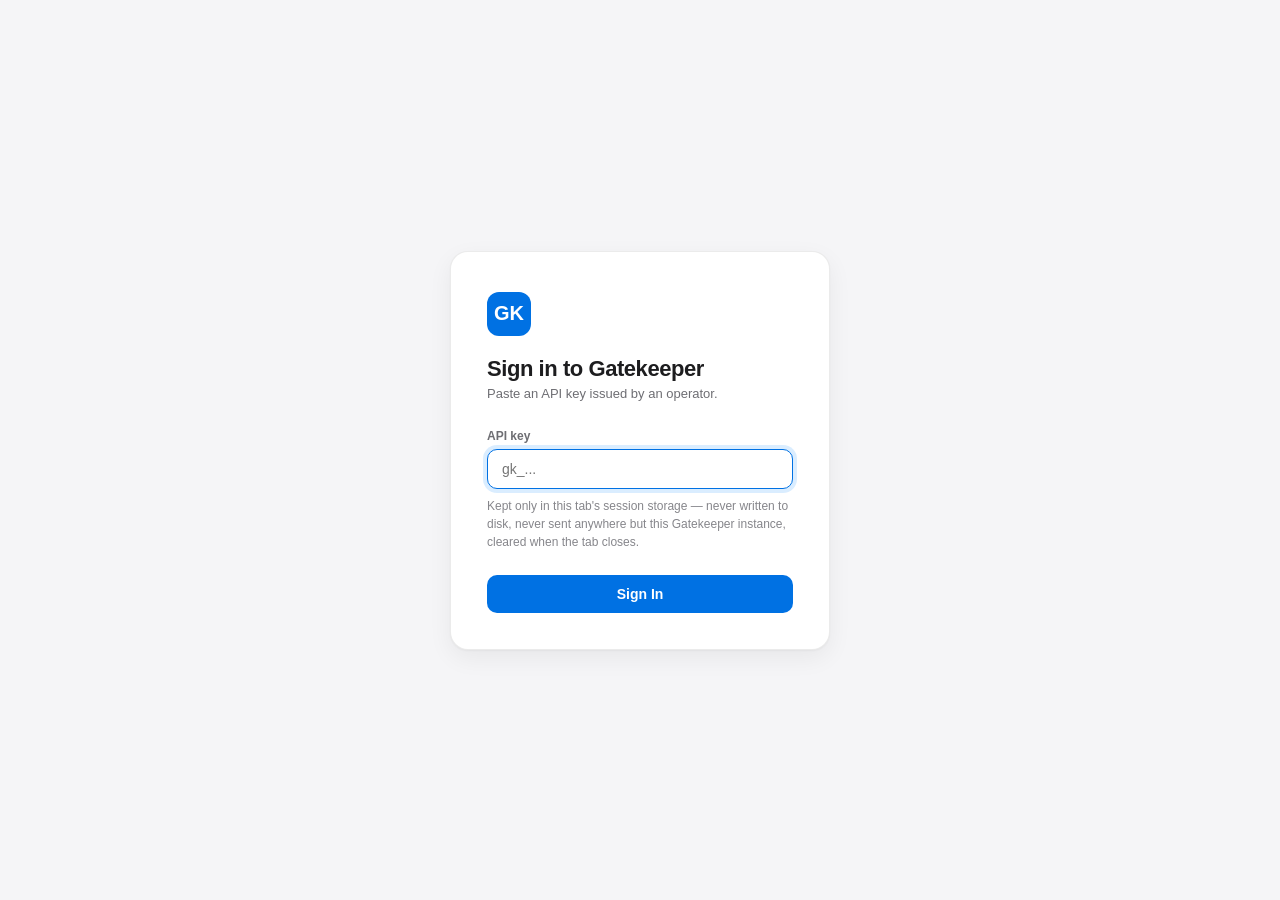
<file: ui/settings/index.html>
<!DOCTYPE html>
<html lang="en">
<head>
<meta charset="UTF-8">
<meta name="viewport" content="width=device-width, initial-scale=1.0">
<title>Gatekeeper — Settings</title>
<link rel="stylesheet" href="/ui/shared/theme.css">
<style>
  body { padding: 0 0 80px; }

  main {
    max-width: 800px;
    margin: 0 auto;
    padding: 40px 24px 0;
  }

  .identity-chip {
    display: flex;
    align-items: center;
    gap: 10px;
    font-size: 13px;
    color: var(--text-secondary);
  }
  .identity-chip b { color: var(--text); font-weight: 600; }

  h2 { font-size: 28px; font-weight: 650; letter-spacing: -0.02em; margin: 0 0 24px; }
  h3 { font-size: 17px; font-weight: 650; margin: 0 0 4px; }
  .section-sub { font-size: 13px; color: var(--text-secondary); margin: 0 0 16px; }

  .settings-card {
    background: var(--surface-solid);
    border: 1px solid var(--border);
    border-radius: var(--radius);
    padding: 24px 26px;
    box-shadow: var(--shadow);
    margin-bottom: 20px;
  }

  .tag-row { display: flex; flex-wrap: wrap; gap: 8px; margin-top: 4px; }
  .tag-pill {
    background: rgba(128,128,128,0.1);
    border-radius: 999px;
    padding: 6px 14px;
    font-size: 12.5px;
    font-weight: 500;
  }

  .kv-grid {
    display: grid;
    grid-template-columns: repeat(auto-fill, minmax(180px, 1fr));
    gap: 14px 20px;
    margin-top: 4px;
  }
  .kv-grid dt { font-size: 11.5px; color: var(--text-tertiary); font-weight: 500; margin-bottom: 2px; }
  .kv-grid dd { margin: 0; font-size: 15px; font-weight: 600; font-variant-numeric: tabular-nums; }

  .status-pill {
    display: inline-block;
    font-size: 11px;
    font-weight: 700;
    text-transform: uppercase;
    letter-spacing: 0.02em;
    padding: 3px 10px;
    border-radius: 999px;
  }
  .status-active { background: var(--low-bg); color: var(--low-text); }
  .status-suspended { background: var(--high-bg); color: var(--high-text); }

  table.policy-table { width: 100%; border-collapse: collapse; margin-top: 12px; font-size: 13px; }
  table.policy-table th, table.policy-table td { text-align: left; padding: 8px 10px; border-bottom: 1px solid var(--border); }
  table.policy-table th { color: var(--text-tertiary); font-weight: 500; font-size: 11.5px; text-transform: uppercase; letter-spacing: 0.02em; }

  .action-badge { font-size: 11px; font-weight: 700; padding: 3px 10px; border-radius: 999px; }
  .action-ALLOW { background: var(--low-bg); color: var(--low-text); }
  .action-BLOCK { background: var(--high-bg); color: var(--high-text); }
  .action-REVIEW { background: var(--medium-bg); color: var(--medium-text); }
  .action-RESTRICT { background: var(--medium-bg); color: var(--medium-text); }

  footer { text-align: center; color: var(--text-tertiary); font-size: 12px; margin-top: 48px; }
</style>
</head>
<body>

<header class="gk-header">
  <div class="gk-brand">
    <h1>Gatekeeper</h1>
    <span class="subtitle">Settings</span>
  </div>
  <nav class="gk-nav" id="navLinks"></nav>
  <div class="identity-chip" id="identityChip"></div>
  <div style="display:flex; gap:8px;">
    <button class="btn-ghost" id="signOutBtn">Sign Out</button>
  </div>
</header>

<main>
  <div class="gk-status-banner" id="banner"></div>

  <h2>Settings</h2>

  <div class="settings-card">
    <h3>Privacy</h3>
    <p class="section-sub">What PII protection is actually applied to every request that passes through this gateway.</p>
    <div>
      <dt style="font-size:11.5px; color:var(--text-tertiary); margin-bottom:6px;">Detected &amp; redacted automatically</dt>
      <div class="tag-row" id="regexTags"></div>
    </div>
    <div style="margin-top:16px;">
      <dt style="font-size:11.5px; color:var(--text-tertiary); margin-bottom:6px;">Contextual entity redaction (NER)</dt>
      <div class="tag-row" id="nerTags"></div>
    </div>
  </div>

  <div class="settings-card">
    <h3>Protection</h3>
    <p class="section-sub" id="protectionSub">What actually governs your requests right now.</p>
    <dl class="kv-grid" id="tenantGrid"></dl>
    <table class="policy-table">
      <thead><tr><th>Risk level</th><th>Enforced action</th></tr></thead>
      <tbody id="policyRows"></tbody>
    </table>
  </div>

  <footer>Gatekeeper Settings · the real running configuration, not a description of it</footer>
</main>

<script src="/ui/shared/auth.js"></script>
<script>
const API_BASE = window.location.origin;
const banner = document.getElementById('banner');
const signOutBtn = document.getElementById('signOutBtn');
const identityChip = document.getElementById('identityChip');
const navLinks = document.getElementById('navLinks');

function showBanner(message, isError) {
  banner.textContent = message;
  banner.className = 'gk-status-banner visible' + (isError ? ' error' : '');
}
function hideBanner() { banner.className = 'gk-status-banner'; }

function escapeHtml(s) {
  const div = document.createElement('div');
  div.textContent = s == null ? '' : String(s);
  return div.innerHTML;
}

async function loadPrivacy() {
  const res = await fetch(API_BASE + '/api/v1/settings/privacy', { headers: gkAuthHeaders() });
  if (res.status === 401) { gkSignOut(); return; }
  if (!res.ok) { showBanner('Failed to load privacy settings: HTTP ' + res.status, true); return; }
  const data = await res.json();
  document.getElementById('regexTags').innerHTML = data.regex_categories.map(c =>
    `<span class="tag-pill">${escapeHtml(c)}</span>`).join('');
  document.getElementById('nerTags').innerHTML = data.ner_labels.map(l =>
    `<span class="tag-pill">${escapeHtml(l)}</span>`).join('');
}

async function loadProtection() {
  const res = await fetch(API_BASE + '/api/v1/settings/protection', { headers: gkAuthHeaders() });
  if (res.status === 401) { gkSignOut(); return; }
  if (!res.ok) { showBanner('Failed to load protection settings: HTTP ' + res.status, true); return; }
  const data = await res.json();

  const t = data.tenant;
  document.getElementById('protectionSub').textContent =
    `Tenant "${t.tenant_id}" · capability ${data.policy.capability}`;

  document.getElementById('tenantGrid').innerHTML = `
    <div><dt>Status</dt><dd><span class="status-pill status-${escapeHtml(t.status)}">${escapeHtml(t.status)}</span></dd></div>
    <div><dt>Rate limit</dt><dd>${t.rate_limit_rpm != null ? t.rate_limit_rpm + ' rpm' : 'tier default'}</dd></div>
    <div><dt>Token quota / day</dt><dd>${t.token_quota_daily != null ? t.token_quota_daily.toLocaleString() : 'tier default'}</dd></div>
  `;

  const rows = Object.entries(data.policy.risk_to_action);
  document.getElementById('policyRows').innerHTML = rows.length === 0
    ? `<tr><td colspan="2" style="color:var(--text-tertiary);">No explicit mapping — falls back to default_action: <span class="action-badge action-${escapeHtml(data.policy.default_action)}">${escapeHtml(data.policy.default_action)}</span></td></tr>`
    : rows.map(([risk, action]) => `
        <tr>
          <td>${escapeHtml(risk)}</td>
          <td><span class="action-badge action-${escapeHtml(action)}">${escapeHtml(action)}</span></td>
        </tr>
      `).join('');
}

signOutBtn.addEventListener('click', gkSignOut);

(async () => {
  const identity = await gkRequireAuth();
  if (!identity) return;
  navLinks.innerHTML = gkNavLinks(identity, 'settings');
  identityChip.innerHTML = '<b>' + escapeHtml(identity.key_id) + '</b> · ' + escapeHtml(identity.tenant) + ' · ' + escapeHtml(identity.capability);

  try {
    hideBanner();
    await Promise.all([loadPrivacy(), loadProtection()]);
  } catch (e) {
    showBanner('Could not reach the API — ' + e.message, true);
  }
})();
</script>

</body>
</html>
</file>
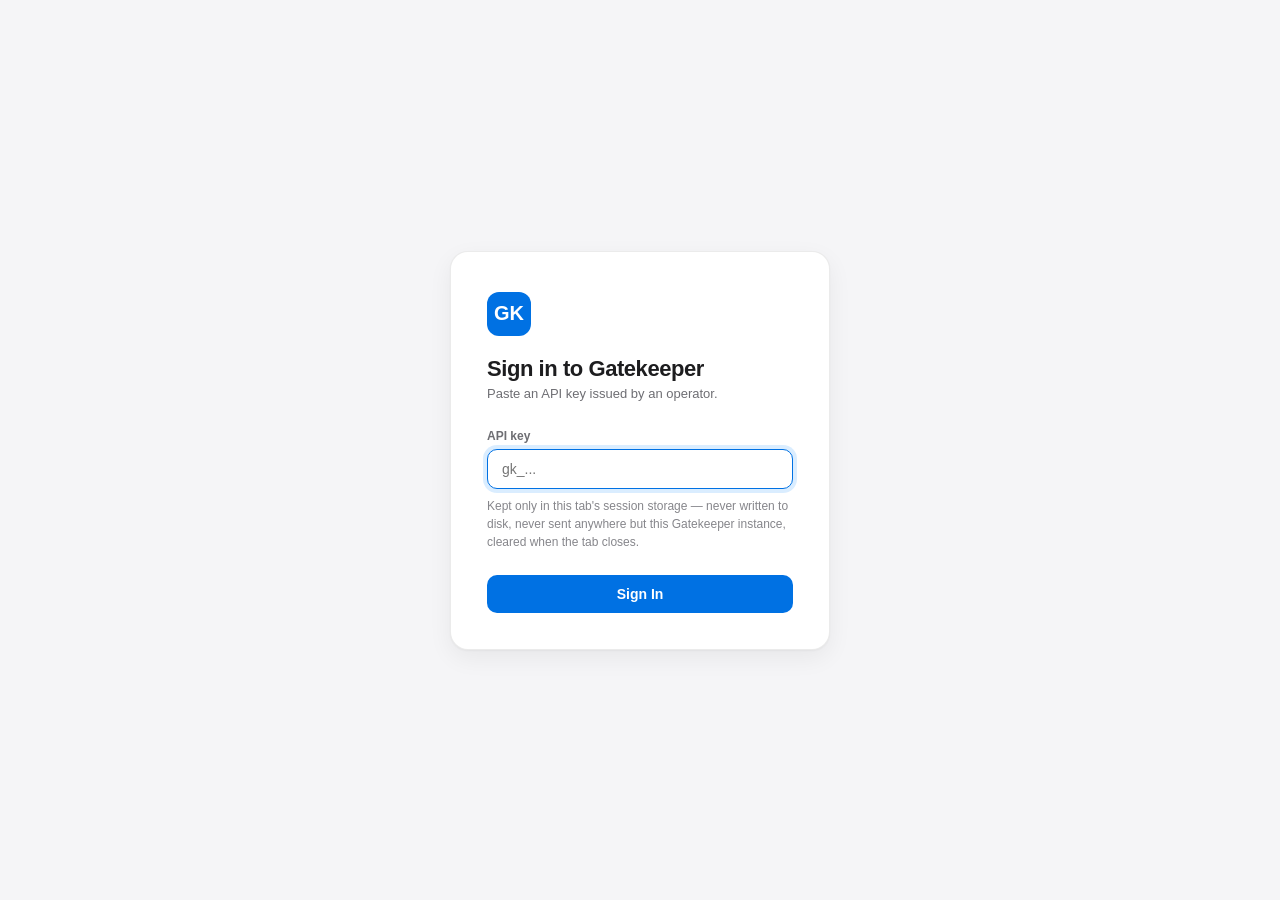
<file: ui/trace/index.html>
<!DOCTYPE html>
<html lang="en">
<head>
<meta charset="UTF-8">
<meta name="viewport" content="width=device-width, initial-scale=1.0">
<title>Gatekeeper — Trace</title>
<link rel="stylesheet" href="/ui/shared/theme.css">
<style>
  body { padding: 0 0 80px; }

  main {
    max-width: 900px;
    margin: 0 auto;
    padding: 40px 24px 0;
  }

  .identity-chip {
    display: flex;
    align-items: center;
    gap: 10px;
    font-size: 13px;
    color: var(--text-secondary);
  }
  .identity-chip b { color: var(--text); font-weight: 600; }

  .lookup-row {
    display: flex;
    gap: 8px;
    margin-bottom: 24px;
  }

  .lookup-row input {
    flex: 1;
    padding: 10px 14px;
    font-size: 14px;
    font-family: ui-monospace, "SF Mono", Consolas, monospace;
  }

  h2 {
    font-size: 28px;
    font-weight: 650;
    letter-spacing: -0.02em;
    margin: 0 0 20px;
  }

  .empty-state {
    text-align: center;
    padding: 96px 24px;
    color: var(--text-tertiary);
  }
  .empty-state .glyph { font-size: 48px; margin-bottom: 16px; opacity: 0.5; }
  .empty-state h3 { font-size: 17px; font-weight: 600; color: var(--text-secondary); margin: 0 0 6px; }

  .trace-list { display: flex; flex-direction: column; gap: 0; position: relative; }

  .trace-item {
    position: relative;
    padding: 0 0 24px 28px;
    border-left: 2px solid var(--border);
  }
  .trace-item:last-child { border-left: 2px solid transparent; padding-bottom: 0; }

  .trace-dot {
    position: absolute;
    left: -7px;
    top: 2px;
    width: 12px;
    height: 12px;
    border-radius: 50%;
    background: var(--accent);
    border: 2px solid var(--bg);
  }

  .trace-card {
    background: var(--surface-solid);
    border: 1px solid var(--border);
    border-radius: var(--radius-sm);
    padding: 16px 18px;
    box-shadow: var(--shadow);
  }

  .trace-head {
    display: flex;
    align-items: center;
    gap: 10px;
    margin-bottom: 10px;
    flex-wrap: wrap;
  }

  .event-type-badge {
    font-size: 10px;
    font-weight: 700;
    letter-spacing: 0.03em;
    text-transform: uppercase;
    padding: 4px 9px;
    border-radius: 999px;
    background: rgba(128,128,128,0.12);
    color: var(--text-secondary);
  }

  .decision-badge {
    font-size: 11px;
    font-weight: 600;
    letter-spacing: 0.02em;
    padding: 3px 9px;
    border-radius: 999px;
  }
  .decision-ALLOW { background: var(--low-bg); color: var(--low-text); }
  .decision-BLOCK { background: var(--high-bg); color: var(--high-text); }
  .decision-REVIEW { background: var(--medium-bg); color: var(--medium-text); }
  .decision-RESTRICT { background: var(--medium-bg); color: var(--medium-text); }

  .trace-time {
    font-size: 12px;
    color: var(--text-tertiary);
    font-variant-numeric: tabular-nums;
    margin-left: auto;
  }

  .signal-grid {
    display: grid;
    grid-template-columns: repeat(auto-fill, minmax(180px, 1fr));
    gap: 8px 16px;
    font-size: 12.5px;
  }

  .signal-grid dt {
    color: var(--text-tertiary);
    font-weight: 500;
  }
  .signal-grid dd {
    margin: 2px 0 0;
    color: var(--text);
    font-family: ui-monospace, "SF Mono", Consolas, monospace;
    word-break: break-word;
  }

  .scan-note {
    font-size: 12px;
    background: var(--warn-bg);
    color: var(--warn-text);
    padding: 8px 14px;
    border-radius: var(--radius-sm);
    margin-bottom: 16px;
    display: none;
  }
  .scan-note.visible { display: block; }

  footer {
    text-align: center;
    color: var(--text-tertiary);
    font-size: 12px;
    margin-top: 48px;
  }
</style>
</head>
<body>

<header class="gk-header">
  <div class="gk-brand">
    <h1>Gatekeeper</h1>
    <span class="subtitle">Trace</span>
  </div>
  <nav class="gk-nav" id="navLinks"></nav>
  <div class="identity-chip" id="identityChip"></div>
  <div style="display:flex; gap:8px;">
    <button class="btn-ghost" id="signOutBtn">Sign Out</button>
  </div>
</header>

<main>
  <div class="gk-status-banner" id="banner"></div>

  <h2>Request Trace &amp; Detector Signals</h2>

  <div class="lookup-row">
    <input type="text" id="requestIdInput" placeholder="request_id (e.g. from an activity feed row, or a caller's own logs)">
    <input type="text" id="tenantInput" placeholder="tenant (INTERNAL only)" style="max-width:200px; display:none;">
    <button class="btn-primary" id="lookupBtn">Trace</button>
  </div>

  <div class="scan-note" id="scanNote">
    The scan hit its byte-read cap before reaching the start of the log —
    an older event for this request_id may exist but wasn't found.
  </div>

  <div id="emptyState" class="empty-state">
    <div class="glyph">→</div>
    <h3>Enter a request_id to trace</h3>
    <div>Shows every audit event for that one call, in order, with its raw detector signals.</div>
  </div>

  <div class="trace-list" id="traceList"></div>

  <footer>Gatekeeper Trace · every audit event sharing one request_id, oldest first</footer>
</main>

<script src="/ui/shared/auth.js"></script>
<script>
const API_BASE = window.location.origin;
const banner = document.getElementById('banner');
const scanNote = document.getElementById('scanNote');
const traceList = document.getElementById('traceList');
const emptyState = document.getElementById('emptyState');
const lookupBtn = document.getElementById('lookupBtn');
const requestIdInput = document.getElementById('requestIdInput');
const tenantInput = document.getElementById('tenantInput');
const signOutBtn = document.getElementById('signOutBtn');
const identityChip = document.getElementById('identityChip');
const navLinks = document.getElementById('navLinks');

function showBanner(message, isError) {
  banner.textContent = message;
  banner.className = 'gk-status-banner visible' + (isError ? ' error' : '');
}
function hideBanner() { banner.className = 'gk-status-banner'; }

function escapeHtml(s) {
  const div = document.createElement('div');
  div.textContent = s == null ? '' : String(s);
  return div.innerHTML;
}

function formatTime(iso) {
  try {
    return new Date(iso).toLocaleString(undefined, {
      month: 'short', day: 'numeric', hour: '2-digit', minute: '2-digit', second: '2-digit',
    });
  } catch (e) { return iso || ''; }
}

const CORE_FIELDS = new Set(['timestamp', 'event_type', 'decision', 'level', 'name', 'message']);

function renderSignals(event) {
  const entries = Object.entries(event).filter(([k, v]) => !CORE_FIELDS.has(k) && v !== null && v !== undefined);
  if (entries.length === 0) return '';
  return '<dl class="signal-grid">' + entries.map(([k, v]) => `
    <div>
      <dt>${escapeHtml(k)}</dt>
      <dd>${escapeHtml(typeof v === 'object' ? JSON.stringify(v) : v)}</dd>
    </div>
  `).join('') + '</dl>';
}

function renderTrace(events) {
  if (events.length === 0) {
    traceList.innerHTML = '';
    emptyState.innerHTML = '<div class="glyph">—</div><h3>No events found</h3>' +
      '<div>Nothing in your visible audit log carries this request_id.</div>';
    emptyState.style.display = 'block';
    return;
  }
  emptyState.style.display = 'none';

  traceList.innerHTML = events.map(e => {
    const decisionBadge = e.decision
      ? `<span class="decision-badge decision-${escapeHtml(e.decision)}">${escapeHtml(e.decision)}</span>`
      : '';
    return `
      <div class="trace-item">
        <div class="trace-dot"></div>
        <div class="trace-card">
          <div class="trace-head">
            <span class="event-type-badge">${escapeHtml(e.event_type)}</span>
            ${decisionBadge}
            <span class="trace-time">${escapeHtml(formatTime(e.timestamp))}</span>
          </div>
          ${renderSignals(e)}
        </div>
      </div>
    `;
  }).join('');
}

async function runTrace() {
  const requestId = requestIdInput.value.trim();
  if (!requestId) {
    showBanner('Enter a request_id first.', true);
    return;
  }
  lookupBtn.disabled = true;
  lookupBtn.innerHTML = '<span class="gk-spinner"></span>Tracing…';
  try {
    const params = new URLSearchParams();
    if (tenantInput.value.trim()) params.set('tenant', tenantInput.value.trim());
    const res = await fetch(
      API_BASE + '/api/v1/activity/trace/' + encodeURIComponent(requestId) + '?' + params.toString(),
      { headers: gkAuthHeaders() }
    );
    if (res.status === 401) { gkSignOut(); return; }
    if (!res.ok) {
      showBanner('Request failed: HTTP ' + res.status, true);
      return;
    }
    const data = await res.json();
    hideBanner();
    scanNote.className = 'scan-note' + (data.scan_truncated ? ' visible' : '');
    renderTrace(data.events || []);
  } catch (e) {
    showBanner('Could not reach the API — ' + e.message, true);
  } finally {
    lookupBtn.disabled = false;
    lookupBtn.textContent = 'Trace';
  }
}

lookupBtn.addEventListener('click', runTrace);
requestIdInput.addEventListener('keydown', (e) => { if (e.key === 'Enter') runTrace(); });
signOutBtn.addEventListener('click', gkSignOut);

(async () => {
  const identity = await gkRequireAuth();
  if (!identity) return;
  navLinks.innerHTML = gkNavLinks(identity, 'trace');
  identityChip.innerHTML = '<b>' + escapeHtml(identity.key_id) + '</b> · ' + escapeHtml(identity.tenant) + ' · ' + escapeHtml(identity.capability);

  if (identity.capability === 'INTERNAL') {
    tenantInput.style.display = '';
  }

  const params = new URLSearchParams(window.location.search);
  const prefill = params.get('request_id');
  const tenantPrefill = params.get('tenant');
  if (tenantPrefill) tenantInput.value = tenantPrefill;
  if (prefill) {
    requestIdInput.value = prefill;
    runTrace();
  }
})();
</script>

</body>
</html>
</file>
<file: ui/shared/theme.css>
/*
  Shared design tokens and base component styles for Gatekeeper's client
  UI pages (login, review dashboard, and anything added later). Kept as
  one small hand-written stylesheet rather than a framework/build step --
  every page it's used by is a single static HTML file with no bundler.
*/

:root {
  --bg: #f5f5f7;
  --surface: rgba(255, 255, 255, 0.72);
  --surface-solid: #ffffff;
  --border: rgba(0, 0, 0, 0.08);
  --text: #1d1d1f;
  --text-secondary: #6e6e73;
  --text-tertiary: #86868b;
  --accent: #0071e3;
  --accent-hover: #0077ed;
  --danger: #ff3b30;
  --danger-hover: #ff453a;
  --success: #34c759;
  --warn-bg: #fff4e5;
  --warn-text: #9a6700;
  --high-bg: #ffece8;
  --high-text: #c0392b;
  --medium-bg: #fff8e1;
  --medium-text: #9a7d0a;
  --low-bg: #eaf7ec;
  --low-text: #227a3e;
  --shadow: 0 1px 2px rgba(0,0,0,0.04), 0 8px 24px rgba(0,0,0,0.06);
  --shadow-hover: 0 2px 4px rgba(0,0,0,0.06), 0 12px 32px rgba(0,0,0,0.09);
  --radius: 18px;
  --radius-sm: 10px;
}

@media (prefers-color-scheme: dark) {
  :root {
    --bg: #000000;
    --surface: rgba(28, 28, 30, 0.72);
    --surface-solid: #1c1c1e;
    --border: rgba(255, 255, 255, 0.08);
    --text: #f5f5f7;
    --text-secondary: #a1a1a6;
    --text-tertiary: #8e8e93;
    --accent: #0a84ff;
    --accent-hover: #3395ff;
    --danger: #ff453a;
    --danger-hover: #ff6961;
    --warn-bg: #3a2f14;
    --warn-text: #f2c675;
    --high-bg: #3a1a17;
    --high-text: #ff8a80;
    --medium-bg: #3a3114;
    --medium-text: #f2d675;
    --low-bg: #14301c;
    --low-text: #7ee0a0;
    --shadow: 0 1px 2px rgba(0,0,0,0.3), 0 8px 24px rgba(0,0,0,0.35);
    --shadow-hover: 0 2px 4px rgba(0,0,0,0.35), 0 12px 32px rgba(0,0,0,0.45);
  }
}

* { box-sizing: border-box; }

body {
  margin: 0;
  min-height: 100vh;
  background: var(--bg);
  color: var(--text);
  font-family: -apple-system, BlinkMacSystemFont, "SF Pro Text", "SF Pro Display",
               "Segoe UI", Roboto, Helvetica, Arial, sans-serif;
  -webkit-font-smoothing: antialiased;
}

header.gk-header {
  position: sticky;
  top: 0;
  z-index: 10;
  backdrop-filter: saturate(180%) blur(20px);
  -webkit-backdrop-filter: saturate(180%) blur(20px);
  background: var(--surface);
  border-bottom: 1px solid var(--border);
  padding: 20px 32px;
  display: flex;
  align-items: center;
  justify-content: space-between;
  gap: 16px;
}

.gk-brand { display: flex; align-items: baseline; gap: 10px; }
.gk-brand h1 { font-size: 20px; font-weight: 600; letter-spacing: -0.01em; margin: 0; }
.gk-brand .subtitle { font-size: 13px; color: var(--text-secondary); }

.gk-nav {
  display: flex;
  align-items: center;
  gap: 4px;
  flex-wrap: wrap;
}

.gk-nav-link {
  font-size: 13px;
  font-weight: 500;
  color: var(--text-secondary);
  text-decoration: none;
  padding: 6px 12px;
  border-radius: var(--radius-sm);
  transition: background 0.15s ease, color 0.15s ease;
}

.gk-nav-link:hover { background: rgba(128,128,128,0.08); color: var(--text); }
.gk-nav-link.active { background: var(--surface-solid); color: var(--text); box-shadow: var(--shadow); }

input[type="password"], input[type="text"] {
  font-family: inherit;
  font-size: 13px;
  padding: 8px 12px;
  border-radius: var(--radius-sm);
  border: 1px solid var(--border);
  background: var(--surface-solid);
  color: var(--text);
  outline: none;
  transition: border-color 0.15s ease, box-shadow 0.15s ease;
}

input[type="password"]:focus, input[type="text"]:focus {
  border-color: var(--accent);
  box-shadow: 0 0 0 4px rgba(10, 132, 255, 0.15);
}

button {
  font-family: inherit;
  font-size: 13px;
  font-weight: 500;
  border: none;
  border-radius: var(--radius-sm);
  padding: 8px 16px;
  cursor: pointer;
  transition: background 0.15s ease, transform 0.05s ease, opacity 0.15s ease;
}

button:active { transform: scale(0.97); }
button:disabled { opacity: 0.4; cursor: default; }

.btn-primary { background: var(--accent); color: white; }
.btn-primary:hover:not(:disabled) { background: var(--accent-hover); }

.btn-ghost { background: transparent; color: var(--text-secondary); border: 1px solid var(--border); }
.btn-ghost:hover:not(:disabled) { background: rgba(128,128,128,0.08); }

.btn-approve { background: var(--success); color: white; }
.btn-approve:hover:not(:disabled) { filter: brightness(1.08); }

.btn-reject { background: var(--danger); color: white; }
.btn-reject:hover:not(:disabled) { background: var(--danger-hover); }

.gk-status-banner {
  display: none;
  padding: 12px 16px;
  border-radius: var(--radius-sm);
  font-size: 13px;
  margin-bottom: 20px;
  background: var(--warn-bg);
  color: var(--warn-text);
}
.gk-status-banner.visible { display: block; }
.gk-status-banner.error { background: var(--high-bg); color: var(--high-text); }

@keyframes gk-spin { to { transform: rotate(360deg); } }

.gk-spinner {
  display: inline-block;
  width: 14px;
  height: 14px;
  border: 2px solid rgba(255,255,255,0.4);
  border-top-color: white;
  border-radius: 50%;
  animation: gk-spin 0.6s linear infinite;
  vertical-align: middle;
  margin-right: 6px;
}
</file>
